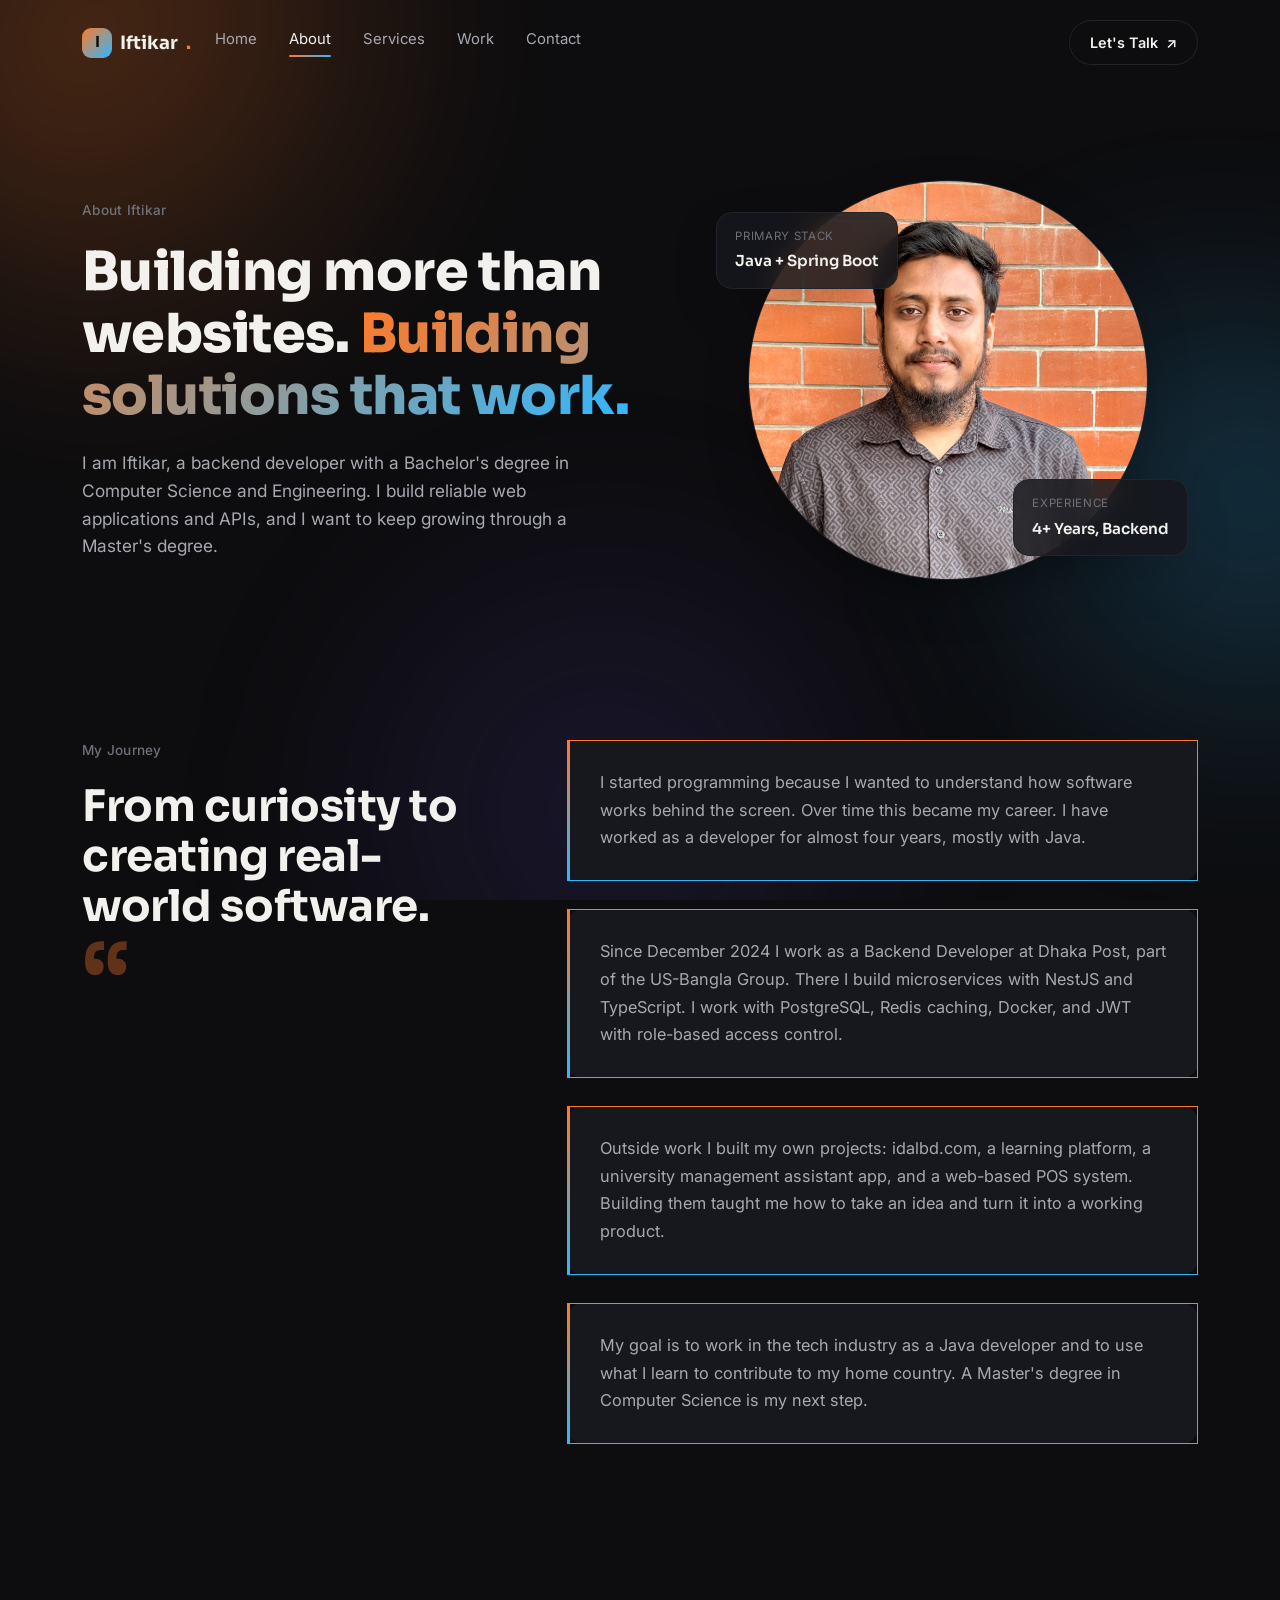
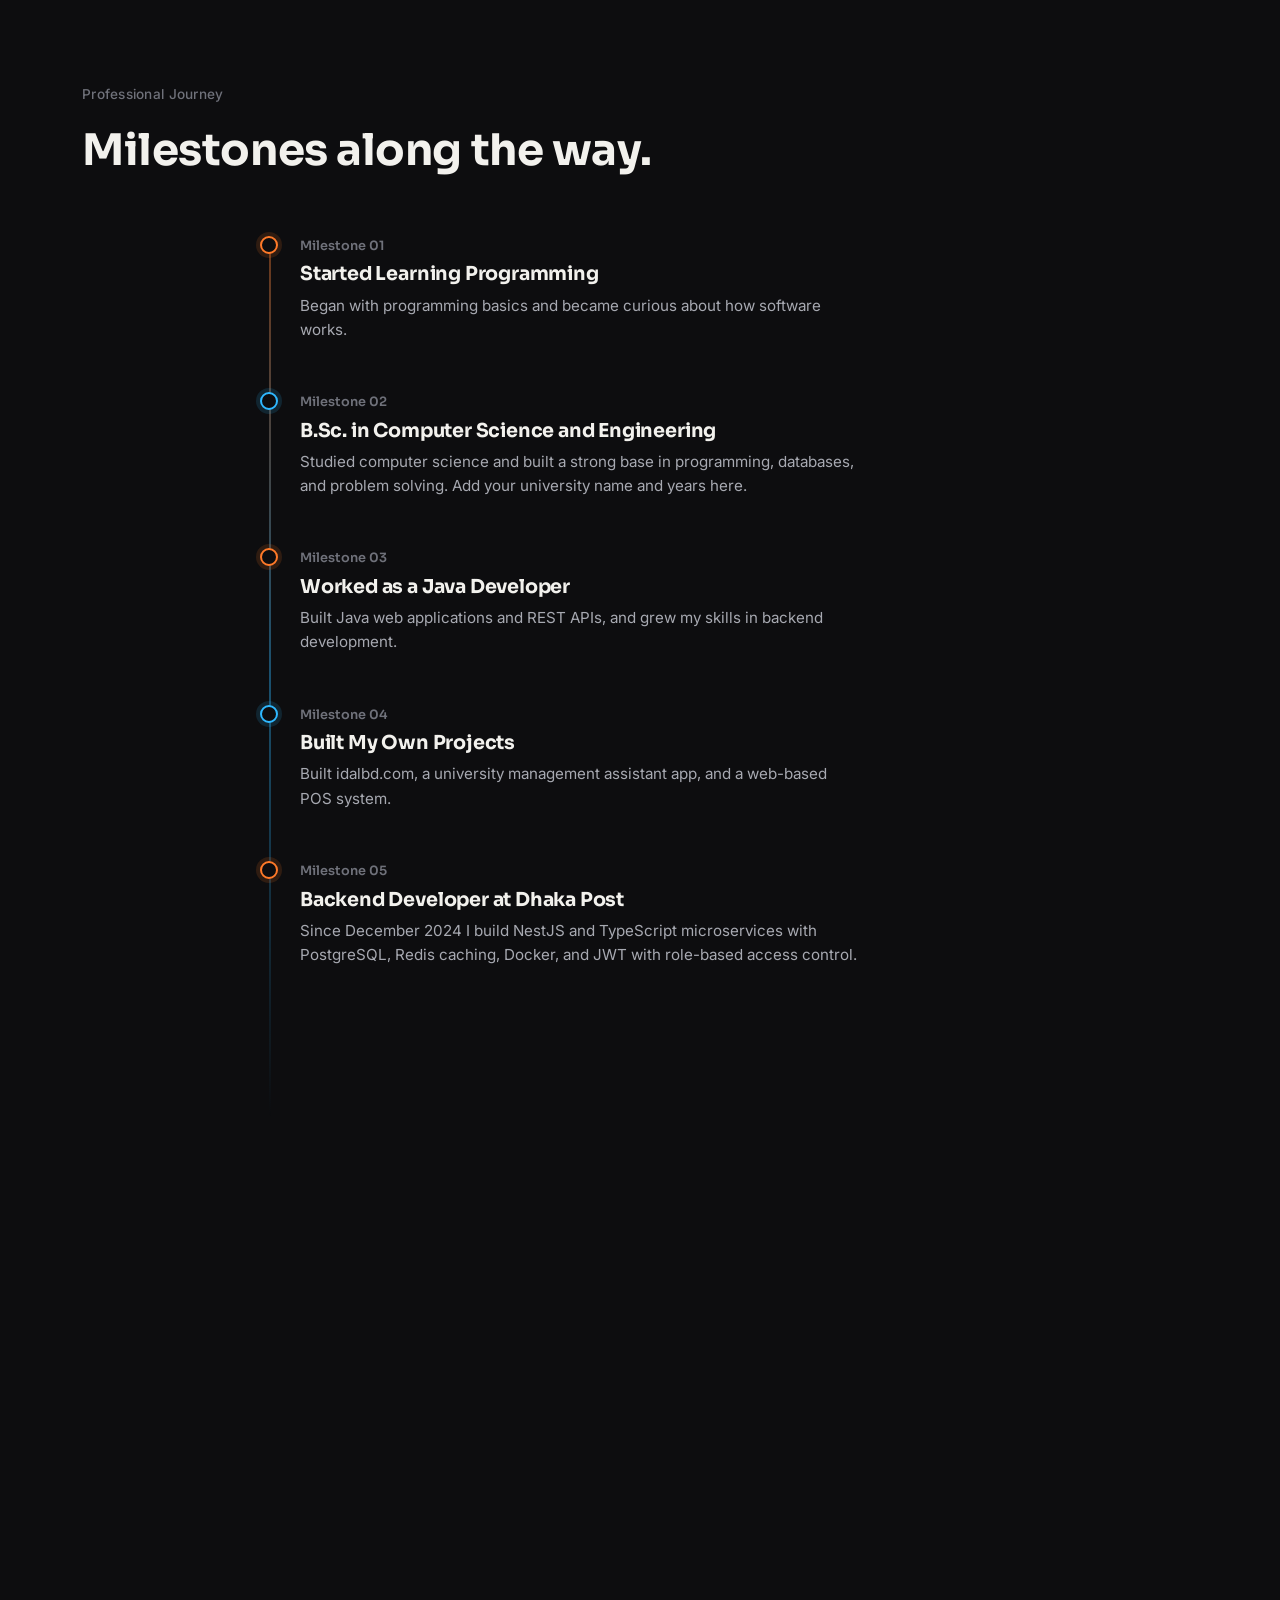
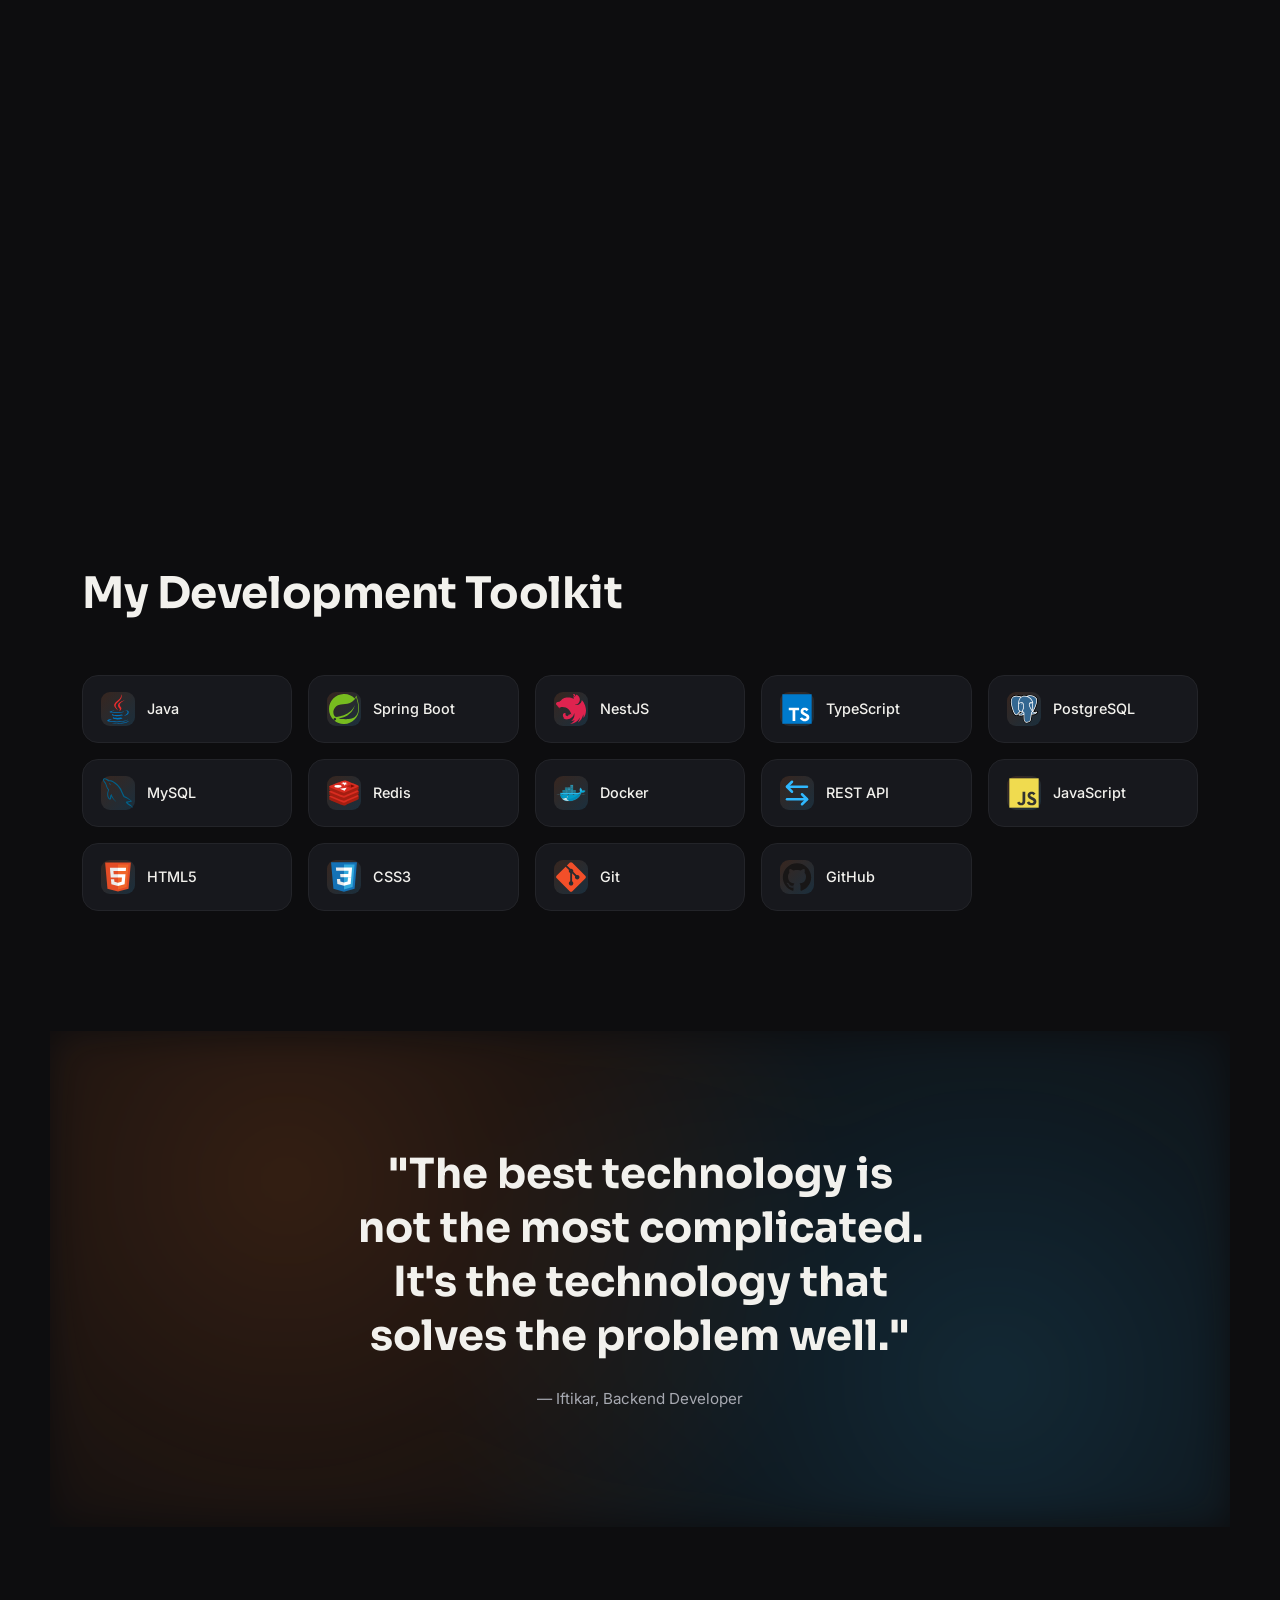
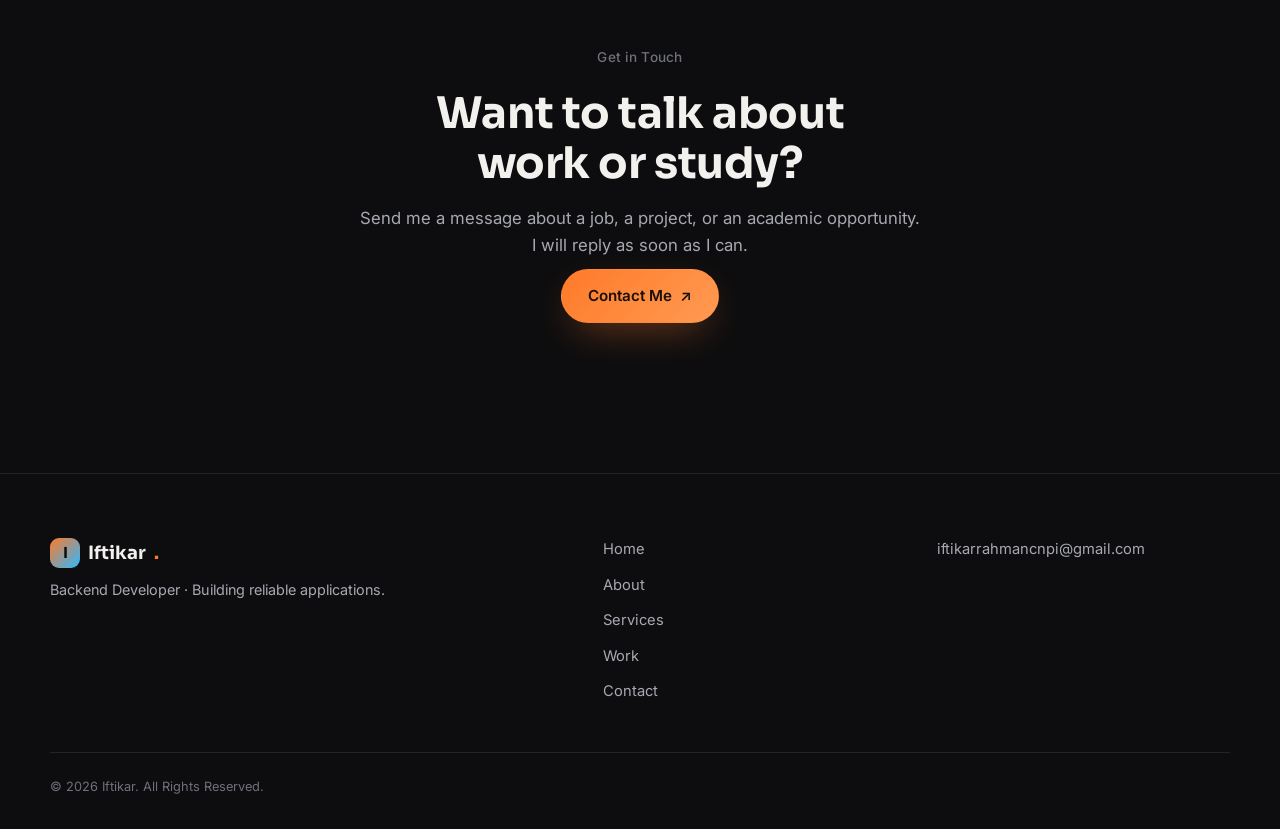
<file: about.html>
<!DOCTYPE html>
<html lang="en">
<head>
<meta charset="UTF-8">
<meta name="viewport" content="width=device-width, initial-scale=1.0">
<title>About Iftikar — Backend Developer</title>
<meta name="description" content="About Iftikar: a backend developer with a CSE degree and 4+ years of experience in Java and TypeScript. His story, timeline, and approach.">
<link rel="preconnect" href="https://fonts.googleapis.com">
<link rel="preconnect" href="https://fonts.gstatic.com" crossorigin>
<link href="https://fonts.googleapis.com/css2?family=Sora:wght@400;500;600;700;800&family=Inter:wght@400;500;600&display=swap" rel="stylesheet">
<link rel="stylesheet" href="styles.css">
<link rel="stylesheet" href="tech-icons.css">
<script src="data-store.js"></script>
</head>
<body>

<!-- ================= ATMOSPHERE BACKGROUND ================= -->
<div class="atmosphere" aria-hidden="true">
  <div class="blob blob--orange"></div>
  <div class="blob blob--blue"></div>
  <div class="blob blob--violet"></div>
</div>

<!-- ================= NAVIGATION ================= -->
<header class="nav" id="nav" data-reveal-root>
  <div class="nav__inner">
    <a href="index.html" class="nav__logo"><span class="nav__logo-mark">I</span> Iftikar<span class="nav__dot">.</span></a>

    <nav class="nav__links" id="navLinks">
      <a href="index.html" class="nav__link">Home</a>
      <a href="about.html" class="nav__link is-active">About</a>
      <a href="services.html" class="nav__link">Services</a>
      <a href="index.html#work" class="nav__link">Work</a>
      <a href="contact.html" class="nav__link">Contact</a>
    </nav>

    <a href="contact.html" class="btn btn--ghost nav__cta">Let's Talk <span class="arrow">↗</span></a>

    <button class="nav__burger" id="navBurger" aria-label="Open menu" aria-expanded="false" aria-controls="navLinks">
      <span></span><span></span><span></span>
    </button>
  </div>
</header>

<main>

  <!-- ================= ABOUT HERO ================= -->
  <section class="about-hero">
    <div class="about-hero__inner">
      <div class="about-hero__text" data-hero-el="text">
        <p class="eyebrow" data-hero-el="eyebrow">About Iftikar</p>
        <h1 class="about-hero__headline" data-hero-el="headline">Building more than websites. <span class="accent-text">Building solutions that work.</span></h1>
        <p class="about-hero__lead" data-hero-el="sub" data-bind="about.heroLead">I am Iftikar, a backend developer with a Bachelor's degree in Computer Science and Engineering. I build reliable web applications and APIs, and I want to keep growing through a Master's degree.</p>
      </div>

      <div class="hero__visual" data-hero-el="visual">
        <div class="portrait-frame">
          <div class="portrait-frame__glow"></div>
          <img src="photo/profile.jpg" alt="Portrait of Iftikar, backend developer" class="portrait-frame__img" data-bind-src="profile.photo">
        </div>

        <div class="float-card float-card--top" data-editable="floating-card-1">
          <span class="float-card__label">Primary Stack</span>
          <span class="float-card__value">Java + Spring Boot</span>
        </div>

        <div class="float-card float-card--bottom" data-editable="floating-card-2">
          <span class="float-card__label">Experience</span>
          <span class="float-card__value">4+ Years, Backend</span>
        </div>
      </div>
    </div>
  </section>

  <!-- ================= MY STORY ================= -->
  <section class="story" data-reveal-root>
    <div class="story__grid">
      <div data-reveal>
        <p class="eyebrow">My Journey</p>
        <h2 class="section-title">From curiosity to creating real-world software.</h2>
        <span class="story__mark" aria-hidden="true">“</span>
      </div>

      <div class="story__blocks" id="storyBlocks">
        <!-- Rendered live from Admin Panel data by site-render.js -->
      </div>
    </div>
  </section>

  <!-- ================= TIMELINE ================= -->
  <section class="timeline-section" data-reveal-root>
    <div class="section-head" data-reveal>
      <p class="eyebrow">Professional Journey</p>
      <h2 class="section-title">Milestones along the way.</h2>
    </div>

    <div class="timeline">
      <div class="timeline-item" data-reveal style="--i:0">
        <span class="timeline-item__number">Milestone 01</span>
        <h3 class="timeline-item__title">Started Learning Programming</h3>
        <p class="timeline-item__text">Began with programming basics and became curious about how software works.</p>
      </div>
      <div class="timeline-item" data-reveal style="--i:1">
        <span class="timeline-item__number">Milestone 02</span>
        <h3 class="timeline-item__title">B.Sc. in Computer Science and Engineering</h3>
        <p class="timeline-item__text">Studied computer science and built a strong base in programming, databases, and problem solving. Add your university name and years here.</p>
      </div>
      <div class="timeline-item" data-reveal style="--i:2">
        <span class="timeline-item__number">Milestone 03</span>
        <h3 class="timeline-item__title">Worked as a Java Developer</h3>
        <p class="timeline-item__text">Built Java web applications and REST APIs, and grew my skills in backend development.</p>
      </div>
      <div class="timeline-item" data-reveal style="--i:3">
        <span class="timeline-item__number">Milestone 04</span>
        <h3 class="timeline-item__title">Built My Own Projects</h3>
        <p class="timeline-item__text">Built idalbd.com, a university management assistant app, and a web-based POS system.</p>
      </div>
      <div class="timeline-item" data-reveal style="--i:4">
        <span class="timeline-item__number">Milestone 05</span>
        <h3 class="timeline-item__title">Backend Developer at Dhaka Post</h3>
        <p class="timeline-item__text">Since December 2024 I build NestJS and TypeScript microservices with PostgreSQL, Redis caching, Docker, and JWT with role-based access control.</p>
      </div>
      <div class="timeline-item" data-reveal style="--i:5">
        <span class="timeline-item__number">Milestone 06</span>
        <h3 class="timeline-item__title">Next: Master's in Computer Science</h3>
        <p class="timeline-item__text">I am preparing to apply for a Master's degree in Europe to grow my skills and later contribute to the tech industry in my country.</p>
      </div>
    </div>
  </section>

  <!-- ================= APPROACH ================= -->
  <section class="approach" data-reveal-root>
    <div class="section-head" data-reveal>
      <p class="eyebrow">My Approach</p>
      <h2 class="section-title">I don't just write code. I build solutions with purpose.</h2>
      <p class="section-sub">Good software is not only about using the right technology. It is about understanding the problem, choosing the right approach, and creating something reliable for the people who will actually use it.</p>
    </div>

    <div class="approach__grid">
      <div class="value-card" data-reveal style="--i:0">
        <div class="value-card__icon" aria-hidden="true">
          <svg viewBox="0 0 24 24" fill="none"><circle cx="11" cy="11" r="7" stroke="currentColor" stroke-width="1.6"/><path d="M20 20l-3.5-3.5" stroke="currentColor" stroke-width="1.6" stroke-linecap="round"/></svg>
        </div>
        <h3 class="value-card__title">Understand Before Building</h3>
        <p class="value-card__text">I focus on understanding the requirements and the real problem before choosing how to build the solution.</p>
      </div>

      <div class="value-card" data-reveal style="--i:1">
        <div class="value-card__icon" aria-hidden="true">
          <svg viewBox="0 0 24 24" fill="none"><path d="M6 4h9l3 3v13H6z" stroke="currentColor" stroke-width="1.6" stroke-linejoin="round"/><path d="M9 12h6M9 16h6" stroke="currentColor" stroke-width="1.6" stroke-linecap="round"/></svg>
        </div>
        <h3 class="value-card__title">Clean &amp; Maintainable Code</h3>
        <p class="value-card__text">I aim to write organized, understandable code that can be maintained and improved over time.</p>
      </div>

      <div class="value-card" data-reveal style="--i:2">
        <div class="value-card__icon" aria-hidden="true">
          <svg viewBox="0 0 24 24" fill="none"><path d="M4 19V9M11 19V4M18 19v-6" stroke="currentColor" stroke-width="1.8" stroke-linecap="round"/></svg>
        </div>
        <h3 class="value-card__title">Scalable Development</h3>
        <p class="value-card__text">I consider how applications can grow, making thoughtful decisions about architecture, APIs, and data.</p>
      </div>

      <div class="value-card" data-reveal style="--i:3">
        <div class="value-card__icon" aria-hidden="true">
          <svg viewBox="0 0 24 24" fill="none"><circle cx="12" cy="8" r="3.4" stroke="currentColor" stroke-width="1.6"/><path d="M5 20c1.2-3.6 4-5.4 7-5.4S18.8 16.4 20 20" stroke="currentColor" stroke-width="1.6" stroke-linecap="round"/></svg>
        </div>
        <h3 class="value-card__title">User-Focused Thinking</h3>
        <p class="value-card__text">Even when working on backend systems, I think about the final user experience and how technology can make workflows easier.</p>
      </div>
    </div>
  </section>

  <!-- ================= TECH TOOLKIT ================= -->
  <section class="toolkit" data-reveal-root>
    <div class="section-head" data-reveal>
      <h2 class="section-title">My Development Toolkit</h2>
    </div>

    <div class="toolkit__grid">
      <div class="toolkit-card" data-reveal style="--i:0"><span class="toolkit-card__mark"><img src="photo/icons/java.svg" alt="" width="22" height="22" loading="lazy" class="tech-icon tech-icon--java"></span><span class="toolkit-card__name">Java</span></div>
      <div class="toolkit-card" data-reveal style="--i:1"><span class="toolkit-card__mark"><img src="photo/icons/spring.svg" alt="" width="22" height="22" loading="lazy" class="tech-icon tech-icon--spring"></span><span class="toolkit-card__name">Spring Boot</span></div>
      <div class="toolkit-card" data-reveal style="--i:2"><span class="toolkit-card__mark"><img src="photo/icons/nestjs.svg" alt="" width="22" height="22" loading="lazy" class="tech-icon tech-icon--nestjs"></span><span class="toolkit-card__name">NestJS</span></div>
      <div class="toolkit-card" data-reveal style="--i:3"><span class="toolkit-card__mark"><img src="photo/icons/typescript.svg" alt="" width="22" height="22" loading="lazy" class="tech-icon tech-icon--typescript"></span><span class="toolkit-card__name">TypeScript</span></div>
      <div class="toolkit-card" data-reveal style="--i:4"><span class="toolkit-card__mark"><img src="photo/icons/postgresql.svg" alt="" width="22" height="22" loading="lazy" class="tech-icon tech-icon--postgresql"></span><span class="toolkit-card__name">PostgreSQL</span></div>
      <div class="toolkit-card" data-reveal style="--i:5"><span class="toolkit-card__mark"><img src="photo/icons/mysql.svg" alt="" width="22" height="22" loading="lazy" class="tech-icon tech-icon--mysql"></span><span class="toolkit-card__name">MySQL</span></div>
      <div class="toolkit-card" data-reveal style="--i:6"><span class="toolkit-card__mark"><img src="photo/icons/redis.svg" alt="" width="22" height="22" loading="lazy" class="tech-icon tech-icon--redis"></span><span class="toolkit-card__name">Redis</span></div>
      <div class="toolkit-card" data-reveal style="--i:7"><span class="toolkit-card__mark"><img src="photo/icons/docker.svg" alt="" width="22" height="22" loading="lazy" class="tech-icon tech-icon--docker"></span><span class="toolkit-card__name">Docker</span></div>
      <div class="toolkit-card" data-reveal style="--i:8"><span class="toolkit-card__mark"><img src="photo/icons/rest-api.svg" alt="" width="22" height="22" loading="lazy" class="tech-icon tech-icon--rest-api"></span><span class="toolkit-card__name">REST API</span></div>
      <div class="toolkit-card" data-reveal style="--i:9"><span class="toolkit-card__mark"><img src="photo/icons/javascript.svg" alt="" width="22" height="22" loading="lazy" class="tech-icon tech-icon--javascript"></span><span class="toolkit-card__name">JavaScript</span></div>
      <div class="toolkit-card" data-reveal style="--i:10"><span class="toolkit-card__mark"><img src="photo/icons/html5.svg" alt="" width="22" height="22" loading="lazy" class="tech-icon tech-icon--html5"></span><span class="toolkit-card__name">HTML5</span></div>
      <div class="toolkit-card" data-reveal style="--i:11"><span class="toolkit-card__mark"><img src="photo/icons/css3.svg" alt="" width="22" height="22" loading="lazy" class="tech-icon tech-icon--css3"></span><span class="toolkit-card__name">CSS3</span></div>
      <div class="toolkit-card" data-reveal style="--i:12"><span class="toolkit-card__mark"><img src="photo/icons/git.svg" alt="" width="22" height="22" loading="lazy" class="tech-icon tech-icon--git"></span><span class="toolkit-card__name">Git</span></div>
      <div class="toolkit-card" data-reveal style="--i:13"><span class="toolkit-card__mark"><img src="photo/icons/github.svg" alt="" width="22" height="22" loading="lazy" class="tech-icon tech-icon--github"></span><span class="toolkit-card__name">GitHub</span></div>
    </div>
  </section>

  <!-- ================= PHILOSOPHY / QUOTE ================= -->
  <section class="philosophy">
    <div class="philosophy__glow" aria-hidden="true"></div>
    <blockquote data-reveal>
      <p class="philosophy__quote">"The best technology is not the most complicated. It's the technology that solves the problem well."</p>
      <footer class="philosophy__author">— Iftikar, Backend Developer</footer>
    </blockquote>
  </section>

  <!-- ================= ABOUT FINAL CTA ================= -->
  <section class="about-cta" data-reveal-root>
    <div class="section-head" data-reveal>
      <p class="eyebrow">Get in Touch</p>
      <h2 class="section-title">Want to talk about work or study?</h2>
      <p class="section-sub" style="margin-left:auto;margin-right:auto;">Send me a message about a job, a project, or an academic opportunity. I will reply as soon as I can.</p>
      <a href="contact.html" class="btn btn--primary">Contact Me <span class="arrow">↗</span></a>
    </div>
  </section>

</main>

<!-- ================= FOOTER ================= -->
<footer class="footer">
  <div class="footer__inner">
    <div class="footer__brand">
      <p class="footer__logo"><span class="nav__logo-mark">I</span> Iftikar<span class="nav__dot">.</span></p>
      <p class="footer__role">Backend Developer · Building reliable applications.</p>
    </div>

    <nav class="footer__nav" aria-label="Footer navigation">
      <a href="index.html">Home</a>
      <a href="about.html">About</a>
      <a href="services.html">Services</a>
      <a href="index.html#work">Work</a>
      <a href="contact.html">Contact</a>
    </nav>

    <div class="footer__social" id="footerSocial">
      <!-- Rendered live from Admin Panel data by site-render.js -->
    </div>
  </div>

  <p class="footer__copyright">© 2026 Iftikar. All Rights Reserved.</p>
</footer>

<script src="site-render.js"></script>
<script src="script.js"></script>
</body>
</html>
</file>
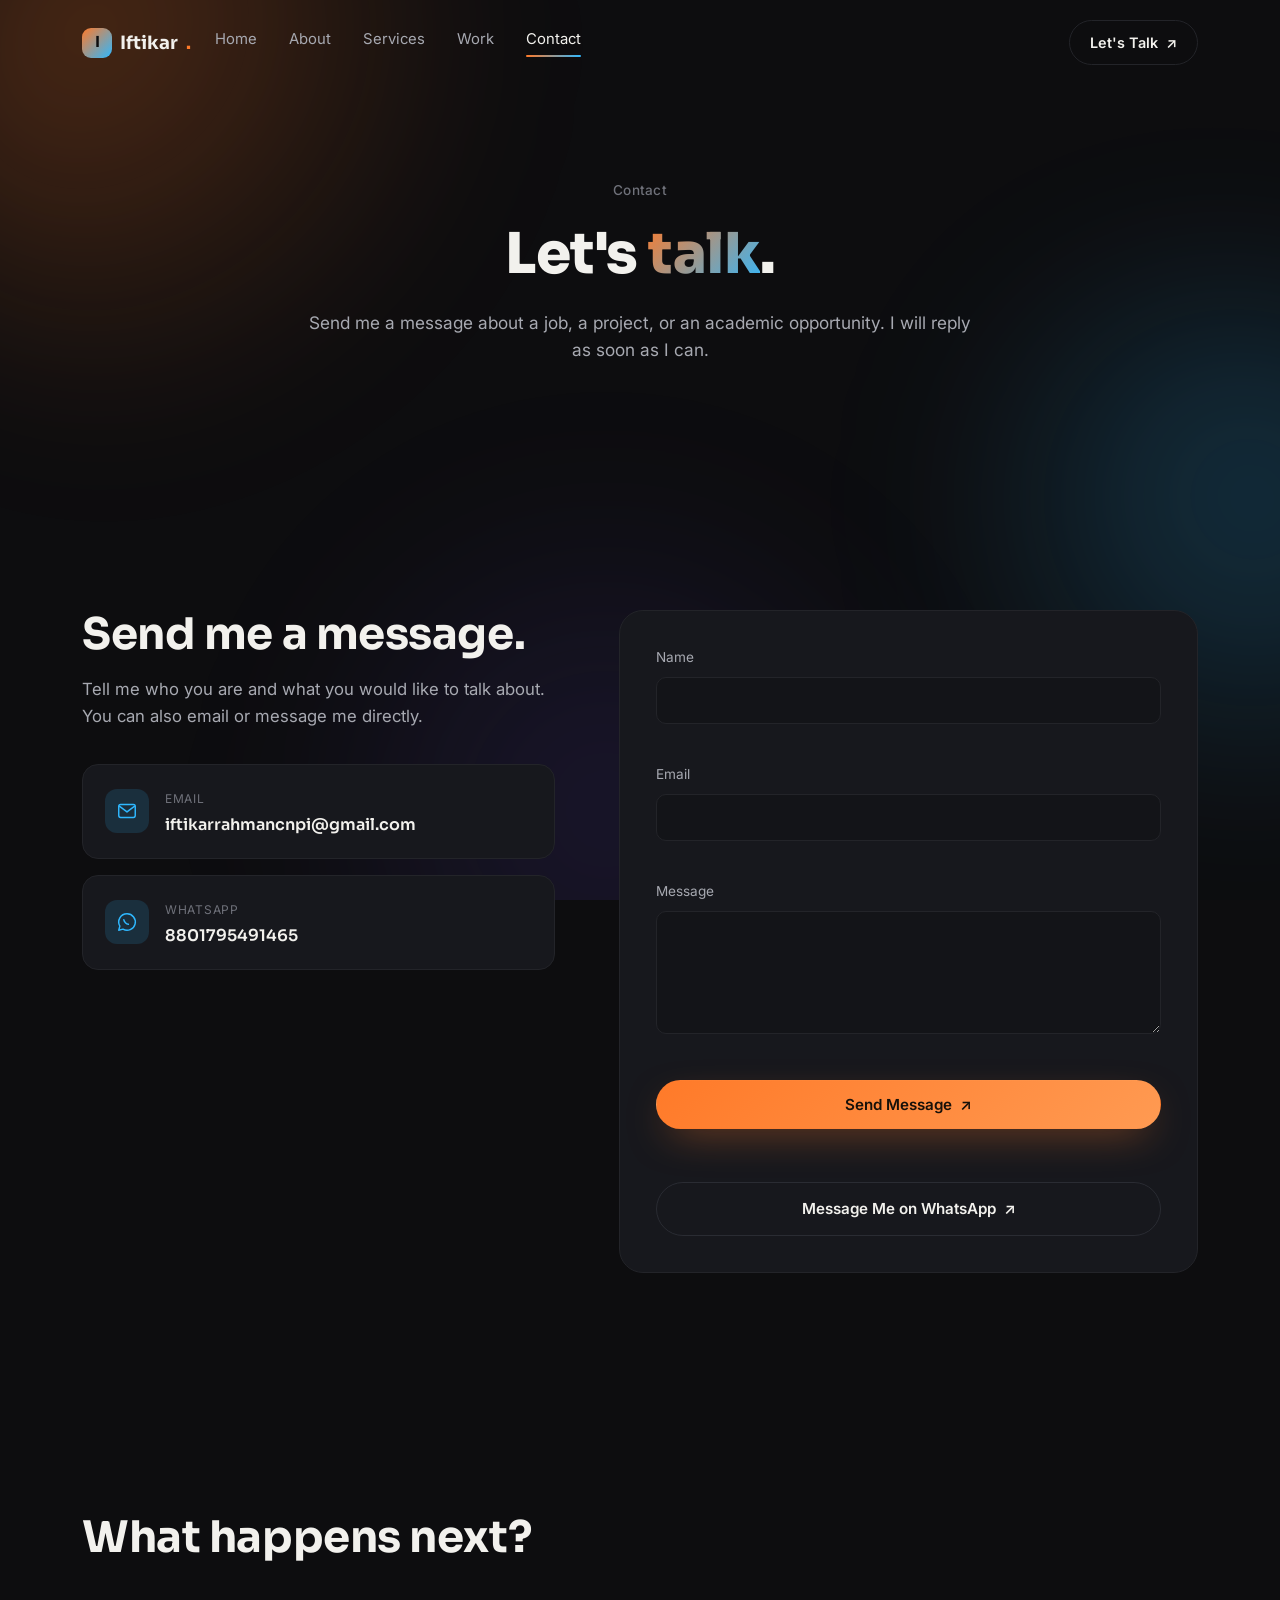
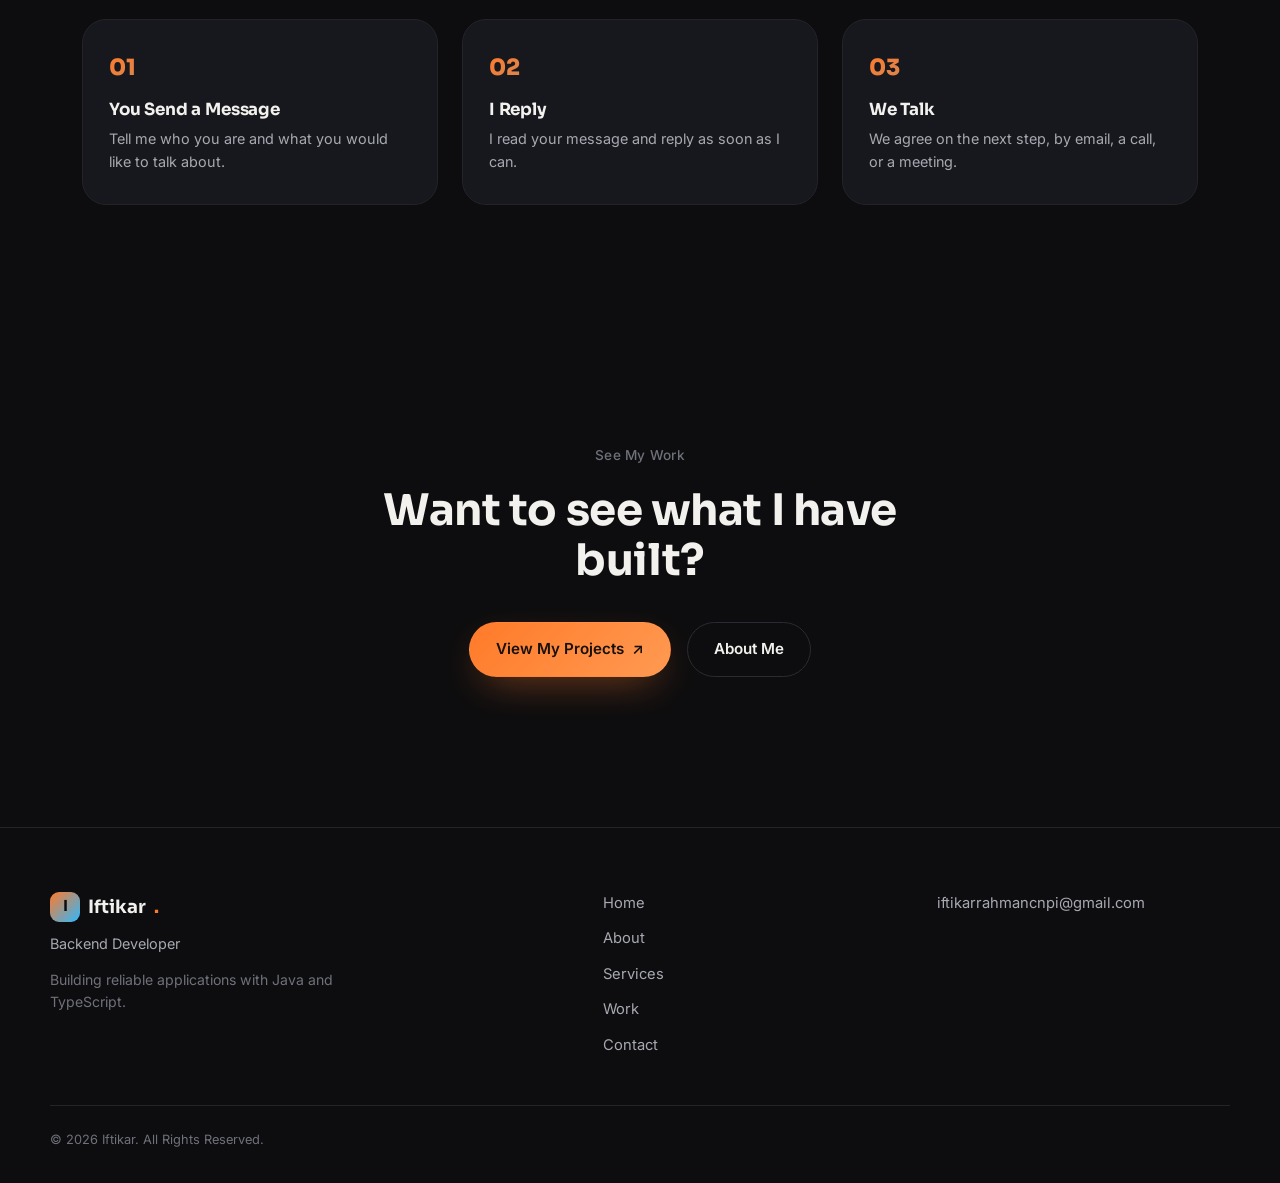
<file: contact.html>
<!DOCTYPE html>
<html lang="en">
<head>
<meta charset="UTF-8">
<meta name="viewport" content="width=device-width, initial-scale=1.0">
<title>Contact — Iftikar, Backend Developer</title>
<meta name="description" content="Contact Iftikar about backend development work, projects, or academic opportunities.">
<link rel="preconnect" href="https://fonts.googleapis.com">
<link rel="preconnect" href="https://fonts.gstatic.com" crossorigin>
<link href="https://fonts.googleapis.com/css2?family=Sora:wght@400;500;600;700;800&family=Inter:wght@400;500;600&display=swap" rel="stylesheet">
<link rel="stylesheet" href="styles.css">
<script src="data-store.js"></script>
</head>
<body>

<!-- ================= ATMOSPHERE BACKGROUND ================= -->
<div class="atmosphere" aria-hidden="true">
  <div class="blob blob--orange"></div>
  <div class="blob blob--blue"></div>
  <div class="blob blob--violet"></div>
</div>

<!-- ================= NAVIGATION ================= -->
<header class="nav" id="nav" data-reveal-root>
  <div class="nav__inner">
    <a href="index.html" class="nav__logo"><span class="nav__logo-mark">I</span> Iftikar<span class="nav__dot">.</span></a>

    <nav class="nav__links" id="navLinks">
      <a href="index.html" class="nav__link">Home</a>
      <a href="about.html" class="nav__link">About</a>
      <a href="services.html" class="nav__link">Services</a>
      <a href="index.html#work" class="nav__link">Work</a>
      <a href="contact.html" class="nav__link is-active">Contact</a>
    </nav>

    <a href="contact.html" class="btn btn--ghost nav__cta">Let's Talk <span class="arrow">↗</span></a>

    <button class="nav__burger" id="navBurger" aria-label="Open menu" aria-expanded="false" aria-controls="navLinks">
      <span></span><span></span><span></span>
    </button>
  </div>
</header>

<main>

  <!-- ================= CONTACT HERO ================= -->
  <section class="services-hero">
    <p class="eyebrow services-hero__eyebrow" data-hero-el="eyebrow">Contact</p>
    <h1 class="services-hero__headline" data-hero-el="headline">Let's <span class="accent-text">talk</span>.</h1>
    <p class="services-hero__lead" data-hero-el="sub">Send me a message about a job, a project, or an academic opportunity. I will reply as soon as I can.</p>
  </section>

  <!-- ================= CONTACT INFO + FORM ================= -->
  <section class="contact" data-reveal-root>
    <div class="contact__inner">

      <div class="contact__text" data-reveal>
        <h2 class="section-title">Send me a message.</h2>
        <p class="section-sub">Tell me who you are and what you would like to talk about. You can also email or message me directly.</p>

        <div class="contact-info__list" id="contactInfoList">
          <!-- Rendered live from Admin Panel data by site-render.js -->
        </div>
      </div>

      <div data-reveal>
        <!-- IMPORTANT: replace YOUR_FORM_ID with your Formspree form ID (formspree.io) -->
        <form class="contact-form" id="contactForm" action="https://formspree.io/f/xppdzdql" method="POST" novalidate>
          <div class="form-row">
            <label for="cf-name">Name</label>
            <input id="cf-name" name="name" type="text" autocomplete="name" required>
            <span class="form-error"></span>
          </div>
          <div class="form-row">
            <label for="cf-email">Email</label>
            <input id="cf-email" name="email" type="email" autocomplete="email" required>
            <span class="form-error"></span>
          </div>
          <div class="form-row">
            <label for="cf-message">Message</label>
            <textarea id="cf-message" name="message" rows="5" required></textarea>
            <span class="form-error"></span>
          </div>
          <button type="submit" class="btn btn--primary form-submit">Send Message <span class="arrow">↗</span></button>
          <p class="form-success" id="formSuccess">Thank you. Your message was sent.</p>
          <p class="form-error" id="formFail"></p>

          <a href="#" id="whatsappCta" class="btn btn--outline" target="_blank" rel="noopener" style="justify-content:center;">Message Me on WhatsApp <span class="arrow">↗</span></a>
        </form>
      </div>

    </div>
  </section>

  <!-- ================= WHAT HAPPENS NEXT ================= -->
  <section class="next-steps" data-reveal-root>
    <div class="section-head" data-reveal>
      <h2 class="section-title">What happens next?</h2>
    </div>

    <div class="next-steps__grid">
      <div class="next-step" data-reveal style="--i:0">
        <span class="next-step__number">01</span>
        <h3 class="next-step__title">You Send a Message</h3>
        <p class="next-step__text">Tell me who you are and what you would like to talk about.</p>
      </div>
      <div class="next-step" data-reveal style="--i:1">
        <span class="next-step__number">02</span>
        <h3 class="next-step__title">I Reply</h3>
        <p class="next-step__text">I read your message and reply as soon as I can.</p>
      </div>
      <div class="next-step" data-reveal style="--i:2">
        <span class="next-step__number">03</span>
        <h3 class="next-step__title">We Talk</h3>
        <p class="next-step__text">We agree on the next step, by email, a call, or a meeting.</p>
      </div>
    </div>
  </section>

  <!-- ================= FINAL CTA ================= -->
  <section class="about-cta" data-reveal-root>
    <div class="section-head" data-reveal>
      <p class="eyebrow">See My Work</p>
      <h2 class="section-title">Want to see what I have built?</h2>
      <div class="about-cta__actions">
        <a href="index.html#work" class="btn btn--primary">View My Projects <span class="arrow">↗</span></a>
        <a href="about.html" class="btn btn--outline">About Me</a>
      </div>
    </div>
  </section>

</main>

<!-- ================= FOOTER ================= -->
<footer class="footer">
  <div class="footer__inner">
    <div class="footer__brand">
      <p class="footer__logo"><span class="nav__logo-mark">I</span> Iftikar<span class="nav__dot">.</span></p>
      <p class="footer__role">Backend Developer</p>
      <p class="footer__tagline">Building reliable applications with Java and TypeScript.</p>
    </div>

    <nav class="footer__nav" aria-label="Footer navigation">
      <a href="index.html">Home</a>
      <a href="about.html">About</a>
      <a href="services.html">Services</a>
      <a href="index.html#work">Work</a>
      <a href="contact.html">Contact</a>
    </nav>

    <div class="footer__social" id="footerSocial">
      <!-- Rendered live from Admin Panel data by site-render.js -->
    </div>
  </div>

  <p class="footer__copyright">© 2026 Iftikar. All Rights Reserved.</p>
</footer>

<script src="site-render.js"></script>
<script src="script.js"></script>
<script>
/* Contact form: validate, then send with fetch to Formspree */
(function () {
  var form = document.getElementById('contactForm');
  if (!form) return;
  var success = document.getElementById('formSuccess');
  var fail = document.getElementById('formFail');
  var btn = form.querySelector('.form-submit');

  function setError(input, msg) {
    var row = input.closest('.form-row');
    row.classList.toggle('has-error', !!msg);
    row.querySelector('.form-error').textContent = msg || '';
  }

  form.addEventListener('submit', function (e) {
    e.preventDefault();
    success.classList.remove('is-visible');
    fail.textContent = '';

    var name = form.elements.name, email = form.elements.email, message = form.elements.message;
    var ok = true;
    setError(name, name.value.trim() ? '' : 'Please enter your name.');
    setError(email, /^[^\s@]+@[^\s@]+\.[^\s@]+$/.test(email.value) ? '' : 'Please enter a valid email.');
    setError(message, message.value.trim().length >= 10 ? '' : 'Please write at least 10 characters.');
    if (!name.value.trim() || !/^[^\s@]+@[^\s@]+\.[^\s@]+$/.test(email.value) || message.value.trim().length < 10) ok = false;
    if (!ok) return;

    btn.classList.add('is-loading');
    fetch(form.action, {
      method: 'POST',
      body: new FormData(form),
      headers: { Accept: 'application/json' }
    }).then(function (res) {
      if (res.ok) {
        form.reset();
        success.classList.add('is-visible');
      } else {
        fail.textContent = 'Could not send. Please email me directly.';
      }
    }).catch(function () {
      fail.textContent = 'Network error. Please email me directly.';
    }).then(function () {
      btn.classList.remove('is-loading');
    });
  });
})();
</script>
</body>
</html>
</file>
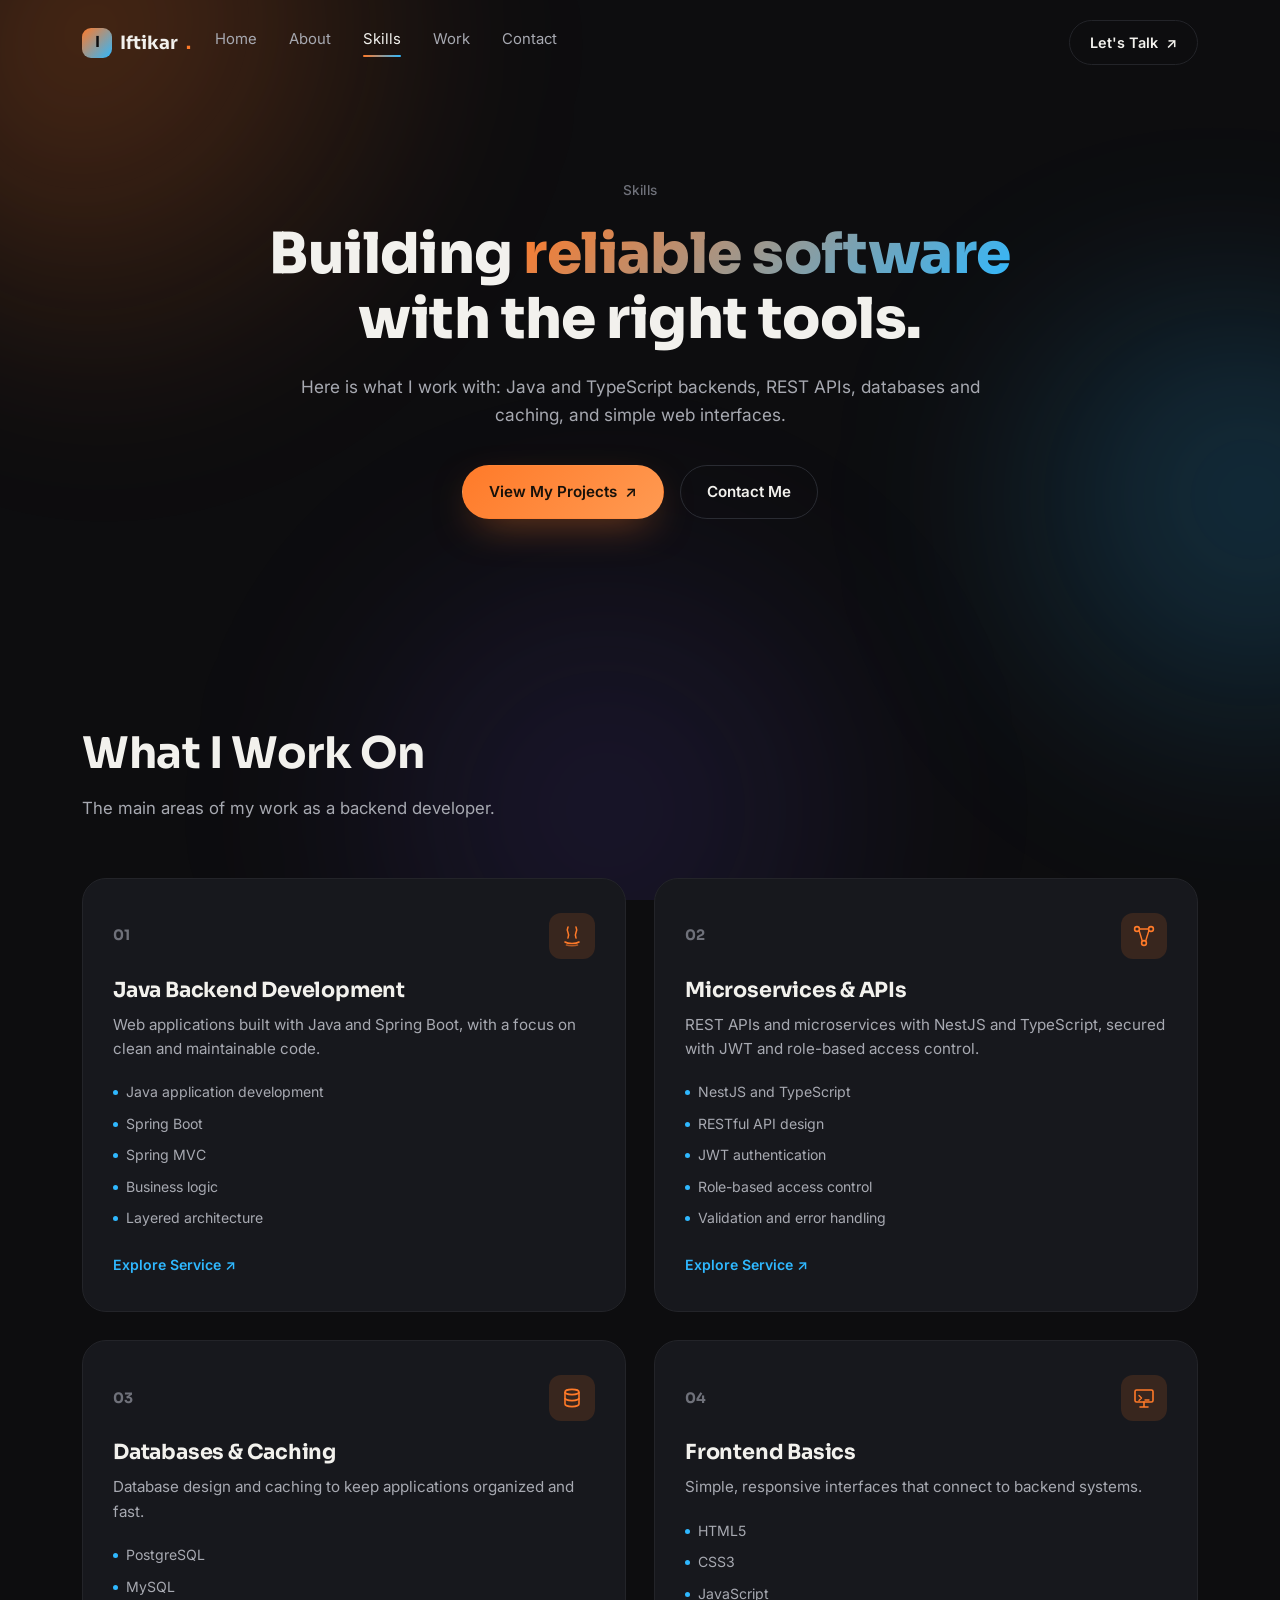
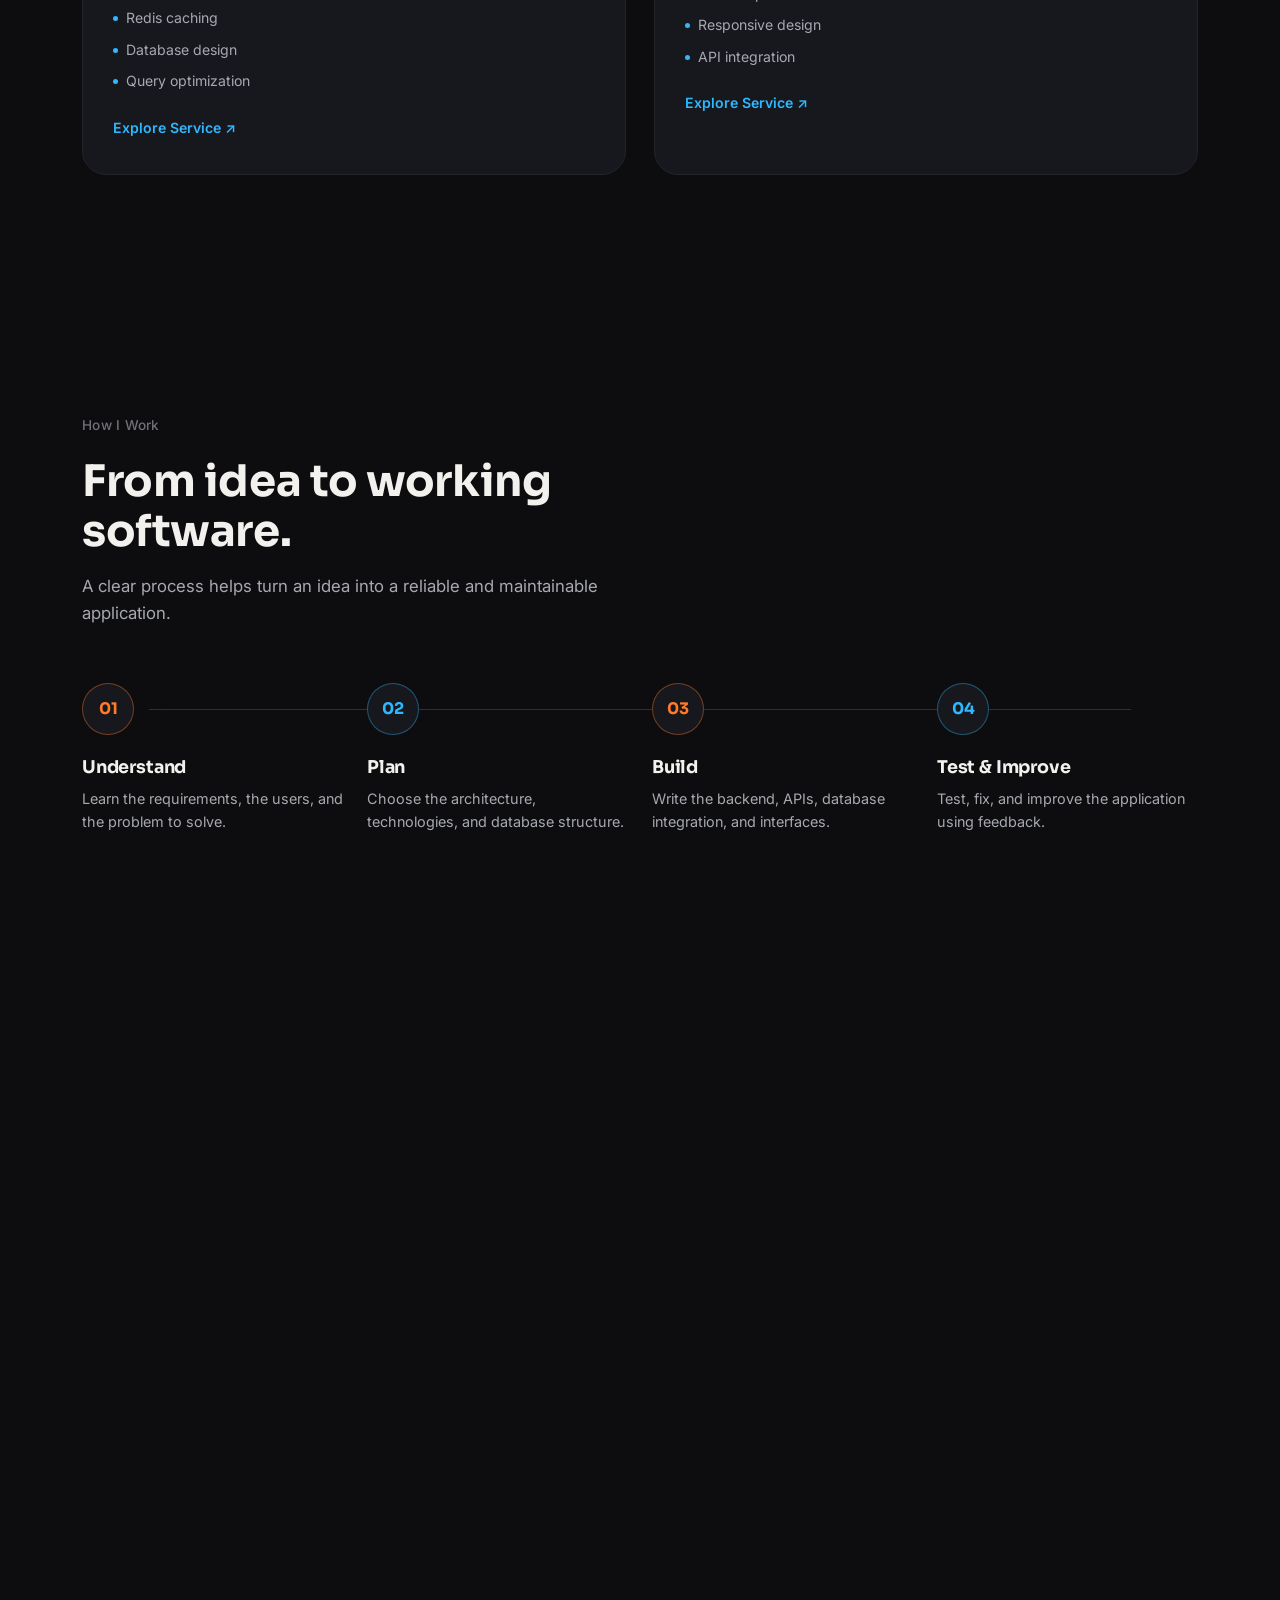
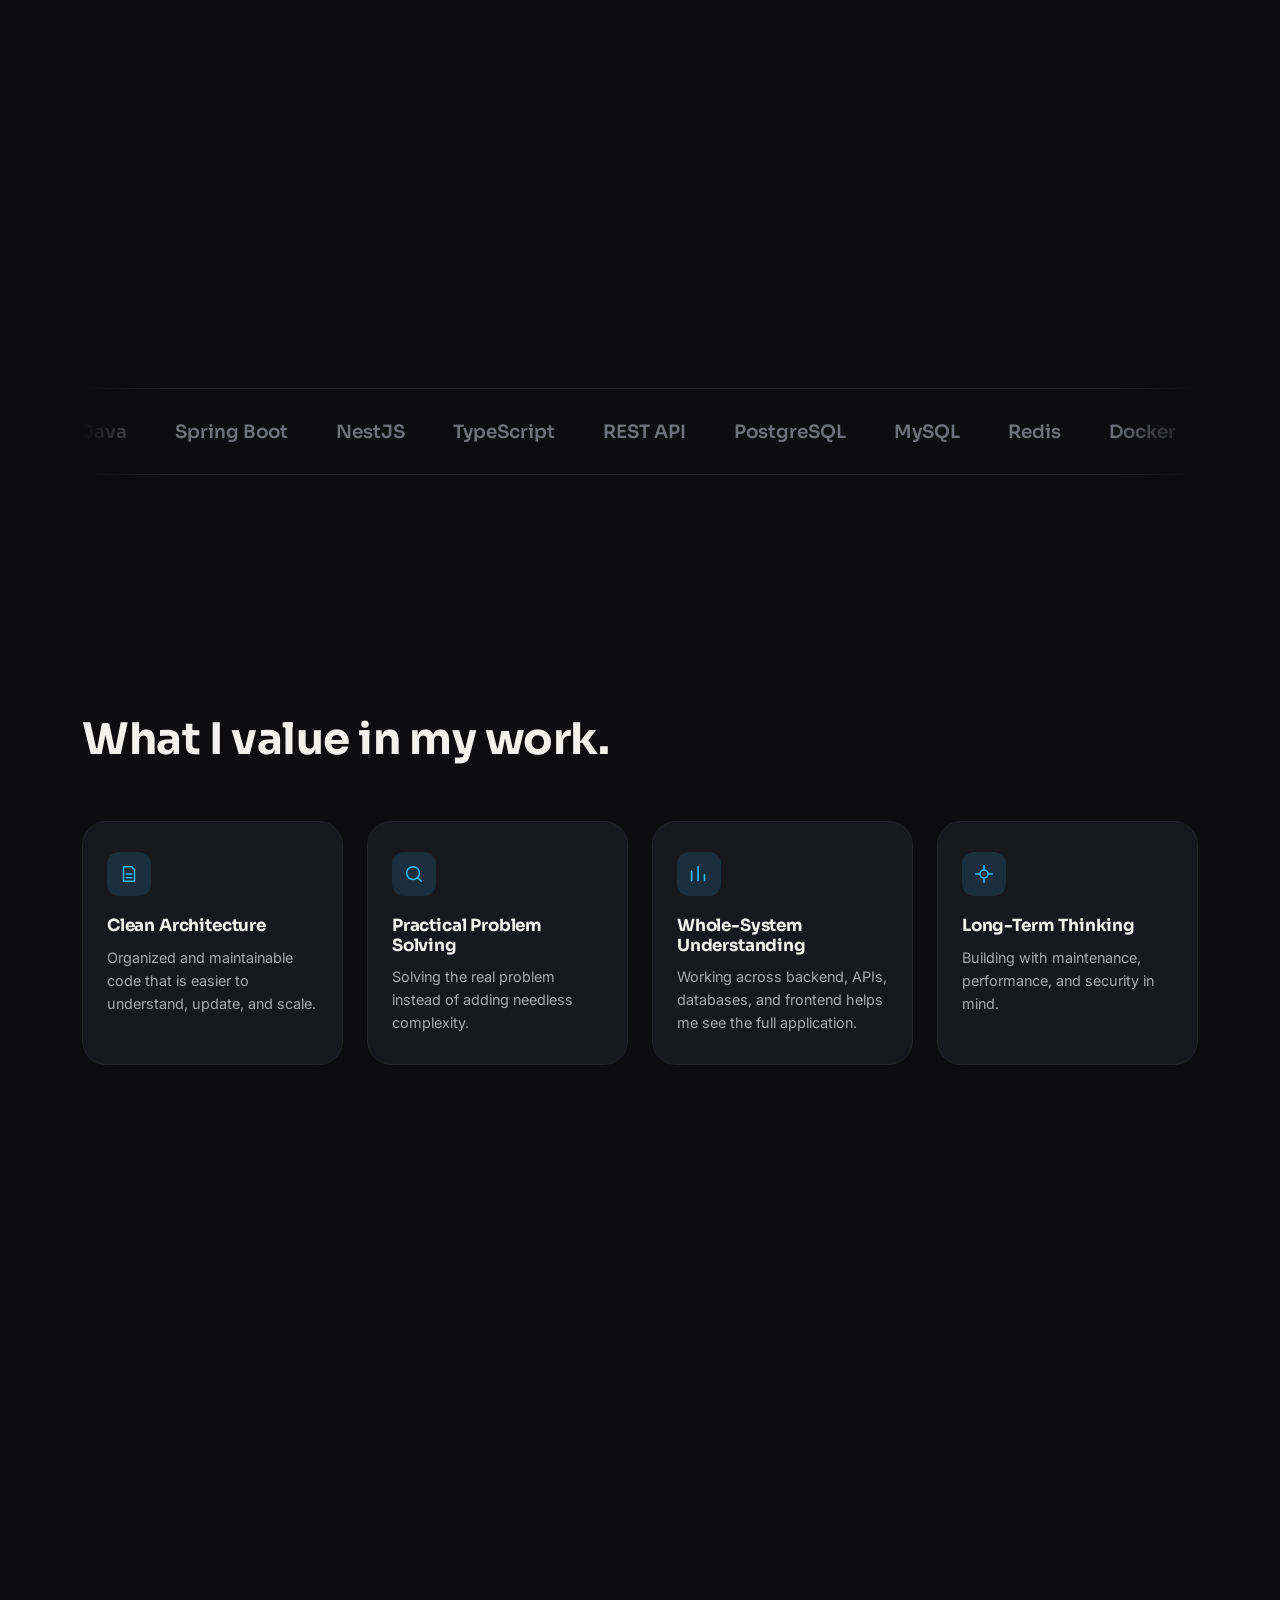
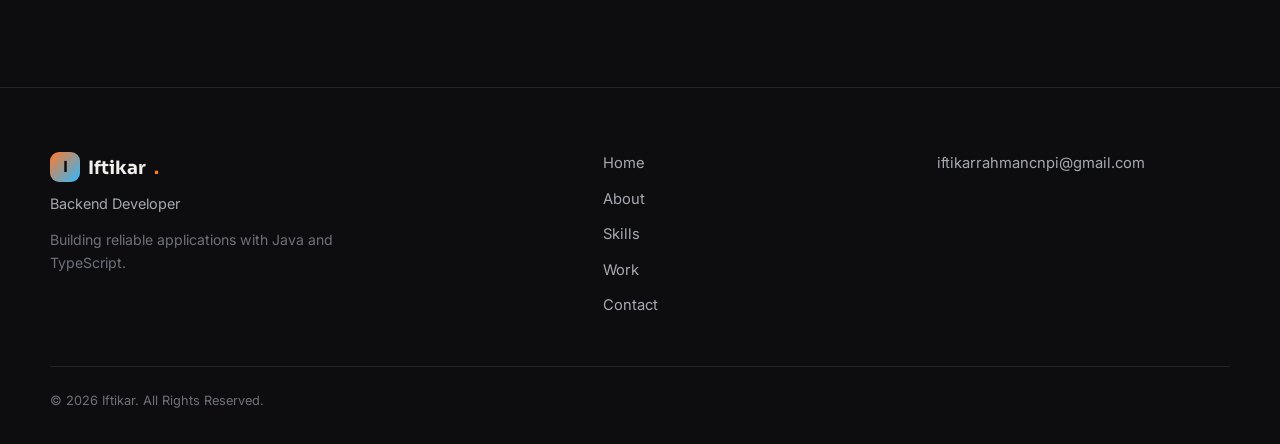
<file: services.html>
<!DOCTYPE html>
<html lang="en">
<head>
<meta charset="UTF-8">
<meta name="viewport" content="width=device-width, initial-scale=1.0">
<title>Skills — Iftikar, Backend Developer</title>
<meta name="description" content="Skills and technologies of Iftikar, a backend developer: Java, Spring Boot, NestJS, TypeScript, PostgreSQL, MySQL, Redis, and Docker.">
<link rel="preconnect" href="https://fonts.googleapis.com">
<link rel="preconnect" href="https://fonts.gstatic.com" crossorigin>
<link href="https://fonts.googleapis.com/css2?family=Sora:wght@400;500;600;700;800&family=Inter:wght@400;500;600&display=swap" rel="stylesheet">
<link rel="stylesheet" href="styles.css">
<link rel="stylesheet" href="tech-icons.css">
<script src="data-store.js"></script>
</head>
<body>

<!-- ================= ATMOSPHERE BACKGROUND ================= -->
<div class="atmosphere" aria-hidden="true">
  <div class="blob blob--orange"></div>
  <div class="blob blob--blue"></div>
  <div class="blob blob--violet"></div>
</div>

<!-- ================= NAVIGATION ================= -->
<header class="nav" id="nav" data-reveal-root>
  <div class="nav__inner">
    <a href="index.html" class="nav__logo"><span class="nav__logo-mark">I</span> Iftikar<span class="nav__dot">.</span></a>

    <nav class="nav__links" id="navLinks">
      <a href="index.html" class="nav__link">Home</a>
      <a href="about.html" class="nav__link">About</a>
      <a href="services.html" class="nav__link is-active">Skills</a>
      <a href="index.html#work" class="nav__link">Work</a>
      <a href="contact.html" class="nav__link">Contact</a>
    </nav>

    <a href="contact.html" class="btn btn--ghost nav__cta">Let's Talk <span class="arrow">↗</span></a>

    <button class="nav__burger" id="navBurger" aria-label="Open menu" aria-expanded="false" aria-controls="navLinks">
      <span></span><span></span><span></span>
    </button>
  </div>
</header>

<main>

  <!-- ================= HERO ================= -->
  <section class="services-hero">
    <p class="eyebrow services-hero__eyebrow" data-hero-el="eyebrow">Skills</p>
    <h1 class="services-hero__headline" data-hero-el="headline">Building <span class="accent-text">reliable software</span> with the right tools.</h1>
    <p class="services-hero__lead" data-hero-el="sub">Here is what I work with: Java and TypeScript backends, REST APIs, databases and caching, and simple web interfaces.</p>
    <div class="services-hero__actions" data-hero-el="actions">
      <a href="index.html#work" class="btn btn--primary">View My Projects <span class="arrow">↗</span></a>
      <a href="contact.html" class="btn btn--outline">Contact Me</a>
    </div>
  </section>

  <!-- ================= MAIN SKILL AREAS ================= -->
  <section class="main-services" data-reveal-root>
    <div class="section-head" data-reveal>
      <h2 class="section-title">What I Work On</h2>
      <p class="section-sub">The main areas of my work as a backend developer.</p>
    </div>

    <div class="service-detail-grid" id="serviceDetailGrid">
      <!-- Rendered live from data-store.js by site-render.js -->
    </div>
  </section>

  <!-- ================= HOW I WORK ================= -->
  <section class="process" data-reveal-root>
    <div class="section-head" data-reveal>
      <p class="eyebrow">How I Work</p>
      <h2 class="section-title">From idea to working software.</h2>
      <p class="section-sub">A clear process helps turn an idea into a reliable and maintainable application.</p>
    </div>

    <div class="process__steps">
      <div class="process-step" data-reveal style="--i:0">
        <div class="process-step__number">01</div>
        <h3 class="process-step__title">Understand</h3>
        <p class="process-step__text">Learn the requirements, the users, and the problem to solve.</p>
      </div>
      <div class="process-step" data-reveal style="--i:1">
        <div class="process-step__number">02</div>
        <h3 class="process-step__title">Plan</h3>
        <p class="process-step__text">Choose the architecture, technologies, and database structure.</p>
      </div>
      <div class="process-step" data-reveal style="--i:2">
        <div class="process-step__number">03</div>
        <h3 class="process-step__title">Build</h3>
        <p class="process-step__text">Write the backend, APIs, database integration, and interfaces.</p>
      </div>
      <div class="process-step" data-reveal style="--i:3">
        <div class="process-step__number">04</div>
        <h3 class="process-step__title">Test &amp; Improve</h3>
        <p class="process-step__text">Test, fix, and improve the application using feedback.</p>
      </div>
    </div>
  </section>

  <!-- ================= TECHNOLOGY STACK ================= -->
  <section class="tech-stack" data-reveal-root>
    <div class="section-head" data-reveal>
      <p class="eyebrow">My Toolkit</p>
      <h2 class="section-title">Technologies I use.</h2>
    </div>

    <div class="tech-stack__grid">
      <div class="tech-stack-card" data-reveal style="--i:0">
        <span class="tech-stack-card__mark"><img src="photo/icons/java.svg" alt="" width="26" height="26" loading="lazy" class="tech-icon tech-icon--java"></span>
        <div class="tech-stack-card__name">Java</div>
        <div class="tech-stack-card__category">Backend Development</div>
      </div>
      <div class="tech-stack-card" data-reveal style="--i:1">
        <span class="tech-stack-card__mark"><img src="photo/icons/spring.svg" alt="" width="26" height="26" loading="lazy" class="tech-icon tech-icon--spring"></span>
        <div class="tech-stack-card__name">Spring Boot</div>
        <div class="tech-stack-card__category">Backend Framework</div>
      </div>
      <div class="tech-stack-card" data-reveal style="--i:2">
        <span class="tech-stack-card__mark"><img src="photo/icons/spring.svg" alt="" width="26" height="26" loading="lazy" class="tech-icon tech-icon--spring"></span>
        <div class="tech-stack-card__name">Spring MVC</div>
        <div class="tech-stack-card__category">Backend Framework</div>
      </div>
      <div class="tech-stack-card" data-reveal style="--i:3">
        <span class="tech-stack-card__mark"><img src="photo/icons/nestjs.svg" alt="" width="26" height="26" loading="lazy" class="tech-icon tech-icon--nestjs"></span>
        <div class="tech-stack-card__name">NestJS</div>
        <div class="tech-stack-card__category">Backend Framework</div>
      </div>
      <div class="tech-stack-card" data-reveal style="--i:4">
        <span class="tech-stack-card__mark"><img src="photo/icons/typescript.svg" alt="" width="26" height="26" loading="lazy" class="tech-icon tech-icon--typescript"></span>
        <div class="tech-stack-card__name">TypeScript</div>
        <div class="tech-stack-card__category">Language</div>
      </div>
      <div class="tech-stack-card" data-reveal style="--i:5">
        <span class="tech-stack-card__mark"><img src="photo/icons/rest-api.svg" alt="" width="26" height="26" loading="lazy" class="tech-icon tech-icon--rest-api"></span>
        <div class="tech-stack-card__name">REST API</div>
        <div class="tech-stack-card__category">Integration Layer</div>
      </div>
      <div class="tech-stack-card" data-reveal style="--i:6">
        <span class="tech-stack-card__mark"><img src="photo/icons/postgresql.svg" alt="" width="26" height="26" loading="lazy" class="tech-icon tech-icon--postgresql"></span>
        <div class="tech-stack-card__name">PostgreSQL</div>
        <div class="tech-stack-card__category">Database</div>
      </div>
      <div class="tech-stack-card" data-reveal style="--i:7">
        <span class="tech-stack-card__mark"><img src="photo/icons/mysql.svg" alt="" width="26" height="26" loading="lazy" class="tech-icon tech-icon--mysql"></span>
        <div class="tech-stack-card__name">MySQL</div>
        <div class="tech-stack-card__category">Database</div>
      </div>
      <div class="tech-stack-card" data-reveal style="--i:8">
        <span class="tech-stack-card__mark"><img src="photo/icons/redis.svg" alt="" width="26" height="26" loading="lazy" class="tech-icon tech-icon--redis"></span>
        <div class="tech-stack-card__name">Redis</div>
        <div class="tech-stack-card__category">Caching</div>
      </div>
      <div class="tech-stack-card" data-reveal style="--i:9">
        <span class="tech-stack-card__mark"><img src="photo/icons/docker.svg" alt="" width="26" height="26" loading="lazy" class="tech-icon tech-icon--docker"></span>
        <div class="tech-stack-card__name">Docker</div>
        <div class="tech-stack-card__category">Containers</div>
      </div>
      <div class="tech-stack-card" data-reveal style="--i:10">
        <span class="tech-stack-card__mark"><img src="photo/icons/javascript.svg" alt="" width="26" height="26" loading="lazy" class="tech-icon tech-icon--javascript"></span>
        <div class="tech-stack-card__name">JavaScript</div>
        <div class="tech-stack-card__category">Frontend</div>
      </div>
      <div class="tech-stack-card" data-reveal style="--i:11">
        <span class="tech-stack-card__mark"><img src="photo/icons/html5.svg" alt="" width="26" height="26" loading="lazy" class="tech-icon tech-icon--html5"></span>
        <div class="tech-stack-card__name">HTML5</div>
        <div class="tech-stack-card__category">Frontend</div>
      </div>
      <div class="tech-stack-card" data-reveal style="--i:12">
        <span class="tech-stack-card__mark"><img src="photo/icons/css3.svg" alt="" width="26" height="26" loading="lazy" class="tech-icon tech-icon--css3"></span>
        <div class="tech-stack-card__name">CSS3</div>
        <div class="tech-stack-card__category">Frontend</div>
      </div>
      <div class="tech-stack-card" data-reveal style="--i:13">
        <span class="tech-stack-card__mark"><img src="photo/icons/bootstrap.svg" alt="" width="26" height="26" loading="lazy" class="tech-icon tech-icon--bootstrap"></span>
        <div class="tech-stack-card__name">Bootstrap</div>
        <div class="tech-stack-card__category">Frontend Framework</div>
      </div>
      <div class="tech-stack-card" data-reveal style="--i:14">
        <span class="tech-stack-card__mark"><img src="photo/icons/git.svg" alt="" width="26" height="26" loading="lazy" class="tech-icon tech-icon--git"></span>
        <div class="tech-stack-card__name">Git</div>
        <div class="tech-stack-card__category">Version Control</div>
      </div>
      <div class="tech-stack-card" data-reveal style="--i:15">
        <span class="tech-stack-card__mark"><img src="photo/icons/github.svg" alt="" width="26" height="26" loading="lazy" class="tech-icon tech-icon--github"></span>
        <div class="tech-stack-card__name">GitHub</div>
        <div class="tech-stack-card__category">Version Control</div>
      </div>
    </div>

    <div class="marquee" data-reveal style="margin-top:56px;">
      <div class="marquee__track">
        <span>Java</span><span>Spring Boot</span><span>NestJS</span><span>TypeScript</span><span>REST API</span><span>PostgreSQL</span><span>MySQL</span><span>Redis</span><span>Docker</span><span>JavaScript</span><span>HTML5</span><span>CSS3</span><span>Bootstrap</span><span>Git</span><span>GitHub</span>
        <span>Java</span><span>Spring Boot</span><span>NestJS</span><span>TypeScript</span><span>REST API</span><span>PostgreSQL</span><span>MySQL</span><span>Redis</span><span>Docker</span><span>JavaScript</span><span>HTML5</span><span>CSS3</span><span>Bootstrap</span><span>Git</span><span>GitHub</span>
      </div>
    </div>
  </section>

  <!-- ================= WHAT I VALUE ================= -->
  <section class="why" data-reveal-root>
    <div class="section-head" data-reveal>
      <h2 class="section-title">What I value in my work.</h2>
    </div>

    <div class="why-grid">
      <div class="value-card" data-reveal style="--i:0">
        <div class="value-card__icon" aria-hidden="true">
          <svg viewBox="0 0 24 24" fill="none"><path d="M6 4h9l3 3v13H6z" stroke="currentColor" stroke-width="1.6" stroke-linejoin="round"/><path d="M9 12h6M9 16h6" stroke="currentColor" stroke-width="1.6" stroke-linecap="round"/></svg>
        </div>
        <h3 class="value-card__title">Clean Architecture</h3>
        <p class="value-card__text">Organized and maintainable code that is easier to understand, update, and scale.</p>
      </div>

      <div class="value-card" data-reveal style="--i:1">
        <div class="value-card__icon" aria-hidden="true">
          <svg viewBox="0 0 24 24" fill="none"><circle cx="11" cy="11" r="7" stroke="currentColor" stroke-width="1.6"/><path d="M20 20l-3.5-3.5" stroke="currentColor" stroke-width="1.6" stroke-linecap="round"/></svg>
        </div>
        <h3 class="value-card__title">Practical Problem Solving</h3>
        <p class="value-card__text">Solving the real problem instead of adding needless complexity.</p>
      </div>

      <div class="value-card" data-reveal style="--i:2">
        <div class="value-card__icon" aria-hidden="true">
          <svg viewBox="0 0 24 24" fill="none"><path d="M4 19V9M11 19V4M18 19v-6" stroke="currentColor" stroke-width="1.8" stroke-linecap="round"/></svg>
        </div>
        <h3 class="value-card__title">Whole-System Understanding</h3>
        <p class="value-card__text">Working across backend, APIs, databases, and frontend helps me see the full application.</p>
      </div>

      <div class="value-card" data-reveal style="--i:3">
        <div class="value-card__icon" aria-hidden="true">
          <svg viewBox="0 0 24 24" fill="none"><path d="M12 3v4M12 17v4M3 12h4M17 12h4" stroke="currentColor" stroke-width="1.7" stroke-linecap="round"/><circle cx="12" cy="12" r="4.4" stroke="currentColor" stroke-width="1.6"/></svg>
        </div>
        <h3 class="value-card__title">Long-Term Thinking</h3>
        <p class="value-card__text">Building with maintenance, performance, and security in mind.</p>
      </div>
    </div>
  </section>

  <!-- ================= CTA ================= -->
  <section class="about-cta" data-reveal-root>
    <div class="section-head" data-reveal>
      <p class="eyebrow">Get in Touch</p>
      <h2 class="section-title">Want to talk about work or study?</h2>
      <div class="about-cta__actions">
        <a href="contact.html" class="btn btn--primary">Contact Me <span class="arrow">↗</span></a>
        <a href="index.html#work" class="btn btn--outline">View My Projects</a>
      </div>
    </div>
  </section>

</main>

<!-- ================= FOOTER ================= -->
<footer class="footer">
  <div class="footer__inner">
    <div class="footer__brand">
      <p class="footer__logo"><span class="nav__logo-mark">I</span> Iftikar<span class="nav__dot">.</span></p>
      <p class="footer__role">Backend Developer</p>
      <p class="footer__tagline">Building reliable applications with Java and TypeScript.</p>
    </div>

    <nav class="footer__nav" aria-label="Footer navigation">
      <a href="index.html">Home</a>
      <a href="about.html">About</a>
      <a href="services.html">Skills</a>
      <a href="index.html#work">Work</a>
      <a href="contact.html">Contact</a>
    </nav>

    <div class="footer__social" id="footerSocial">
      <!-- Rendered live from data-store.js by site-render.js -->
    </div>
  </div>

  <p class="footer__copyright">© 2026 Iftikar. All Rights Reserved.</p>
</footer>

<script src="site-render.js"></script>
<script src="script.js"></script>
</body>
</html>
</file>
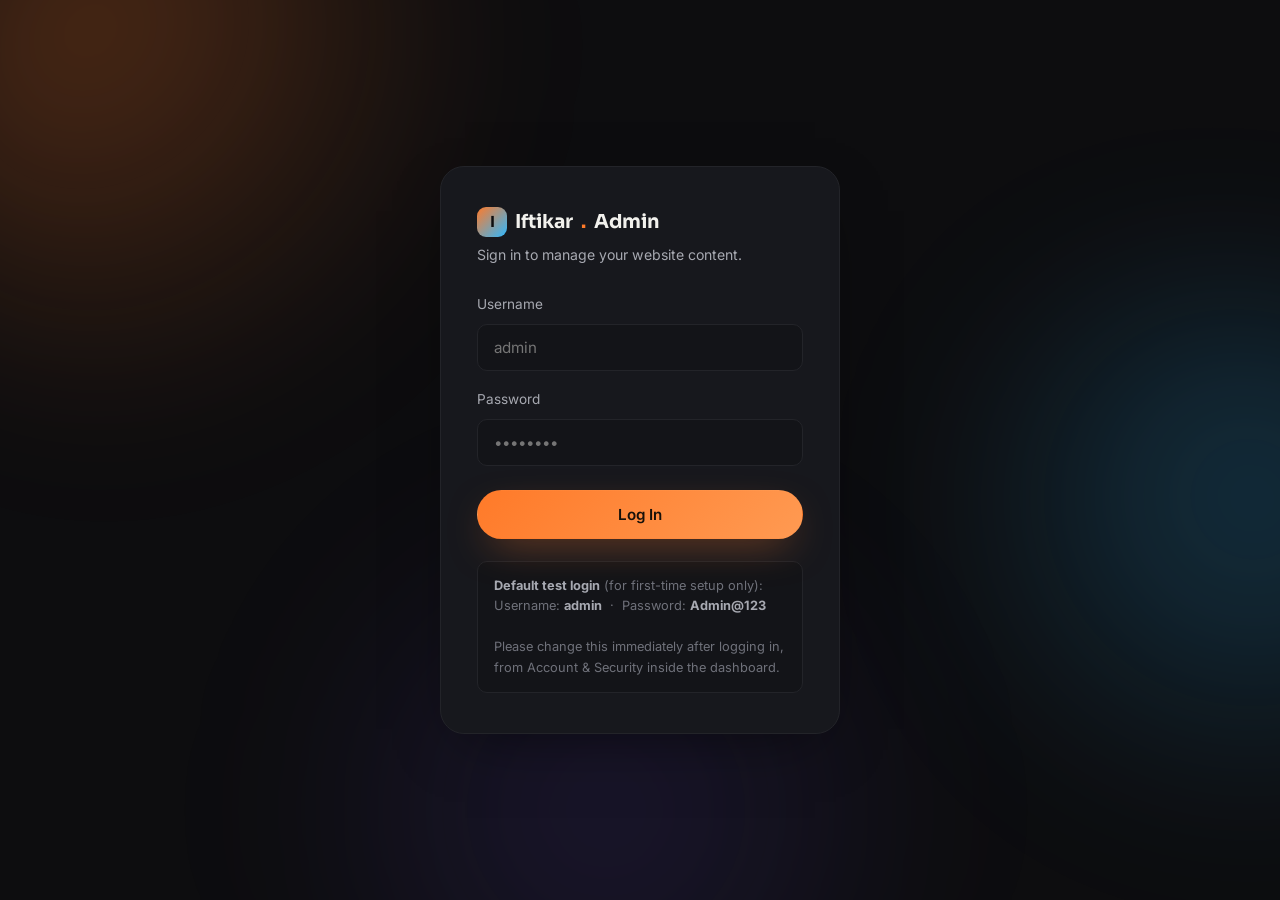
<file: admin/dashboard.html>
<!DOCTYPE html>
<html lang="en">
<head>
<meta charset="UTF-8">
<meta name="viewport" content="width=device-width, initial-scale=1.0">
<title>Admin Dashboard — Iftikar Portfolio</title>
<meta name="robots" content="noindex, nofollow">
<link rel="preconnect" href="https://fonts.googleapis.com">
<link rel="preconnect" href="https://fonts.gstatic.com" crossorigin>
<link href="https://fonts.googleapis.com/css2?family=Sora:wght@400;500;600;700;800&family=Inter:wght@400;500;600&display=swap" rel="stylesheet">
<link rel="stylesheet" href="../styles.css">
<link rel="stylesheet" href="admin.css">
<script src="../data-store.js"></script>
</head>
<body class="admin-body">

<div class="atmosphere" aria-hidden="true">
  <div class="blob blob--orange"></div>
  <div class="blob blob--blue"></div>
  <div class="blob blob--violet"></div>
</div>

<div class="admin-shell">

  <!-- ================= SIDEBAR ================= -->
  <aside class="admin-sidebar">
    <div class="admin-sidebar__logo"><span class="nav__logo-mark">I</span> Iftikar<span class="nav__dot">.</span> Admin</div>

    <nav class="admin-nav" id="adminNav">
      <button class="admin-nav__link is-active" data-panel="overview">Dashboard</button>
      <button class="admin-nav__link" data-panel="home">Home Page</button>
      <button class="admin-nav__link" data-panel="about">About Page</button>
      <button class="admin-nav__link" data-panel="services">Services &amp; Pricing</button>
      <button class="admin-nav__link" data-panel="portfolio">Portfolio Projects</button>
      <button class="admin-nav__link" data-panel="awards">Awards &amp; Achievements</button>
      <button class="admin-nav__link" data-panel="contact">Contact &amp; Socials</button>
      <button class="admin-nav__link" data-panel="images">Images</button>
      <button class="admin-nav__link" data-panel="theme">Color Theme</button>
      <button class="admin-nav__link" data-panel="account">Account &amp; Security</button>
      <button class="admin-nav__link" data-panel="data">Backup / Export</button>
    </nav>

    <div class="admin-sidebar__footer">
      <a href="../index.html" target="_blank" class="admin-sidebar__view-live">View Live Site ↗</a>
      <button class="admin-sidebar__logout" id="logoutBtn">Log Out</button>
    </div>
  </aside>

  <!-- ================= MAIN ================= -->
  <main class="admin-main">

    <!-- OVERVIEW -->
    <section class="admin-panel is-active" data-panel="overview">
      <div class="admin-panel__header">
        <h1 class="admin-panel__title">Welcome back, Admin.</h1>
        <p class="admin-panel__desc">Use the menu on the left to edit any part of your live website. Every change is saved the moment you click a "Save" button, and updates this browser's view of the site instantly.</p>
      </div>
      <div class="admin-card">
        <h2 class="admin-card__title">Before you go live</h2>
        <p class="admin-panel__desc" style="margin-bottom:14px;">1. Change the default admin password in <strong>Account &amp; Security</strong>.<br>2. Edit your content across the sections on the left.<br>3. When you're happy, go to <strong>Backup / Export</strong> and download your updated content file, then upload it to your hosting so every visitor sees your changes — not just this browser. Full plain-language upload instructions are included with your project files.</p>
      </div>
    </section>

    <!-- HOME PAGE -->
    <section class="admin-panel" data-panel="home">
      <div class="admin-panel__header">
        <h1 class="admin-panel__title">Home Page</h1>
        <p class="admin-panel__desc">Edit the hero text, floating cards, stats, and the About teaser shown on your homepage.</p>
      </div>
      <div class="admin-card">
        <h2 class="admin-card__title">Hero Section</h2>
        <div class="admin-field"><label>Eyebrow text</label><input type="text" id="home-eyebrow"></div>
        <div class="admin-field"><label>Headline</label><input type="text" id="home-headline"></div>
        <div class="admin-field"><label>Supporting text</label><textarea id="home-sub" rows="3"></textarea></div>
        <div class="admin-field"><label>Availability line</label><input type="text" id="home-availability"></div>
        <div class="admin-grid-2">
          <div class="admin-field"><label>Floating card 1 — label</label><input type="text" id="home-fc1-label"></div>
          <div class="admin-field"><label>Floating card 1 — value</label><input type="text" id="home-fc1-value"></div>
          <div class="admin-field"><label>Floating card 2 — label</label><input type="text" id="home-fc2-label"></div>
          <div class="admin-field"><label>Floating card 2 — value</label><input type="text" id="home-fc2-value"></div>
        </div>
      </div>

      <div class="admin-card">
        <h2 class="admin-card__title">Stats</h2>
        <div id="statsFields"></div>
      </div>

      <div class="admin-card">
        <h2 class="admin-card__title">About Teaser</h2>
        <div class="admin-field"><label>Short about text shown on the homepage</label><textarea id="home-about-preview" rows="3"></textarea></div>
      </div>

      <div class="admin-actions-row">
        <button class="btn-admin btn-admin--primary" data-save="home">Save Home Page</button>
      </div>
    </section>

    <!-- ABOUT PAGE -->
    <section class="admin-panel" data-panel="about">
      <div class="admin-panel__header">
        <h1 class="admin-panel__title">About Page</h1>
        <p class="admin-panel__desc">Edit your About page introduction and your story.</p>
      </div>
      <div class="admin-card">
        <div class="admin-field"><label>Hero introduction</label><textarea id="about-hero-lead" rows="3"></textarea></div>
        <div class="admin-field">
          <label>Your Story</label>
          <textarea id="about-story" rows="12"></textarea>
          <small>Separate paragraphs with a blank line — each becomes its own paragraph block on the page.</small>
        </div>
      </div>
      <div class="admin-actions-row">
        <button class="btn-admin btn-admin--primary" data-save="about">Save About Page</button>
      </div>
    </section>

    <!-- SERVICES -->
    <section class="admin-panel" data-panel="services">
      <div class="admin-panel__header">
        <h1 class="admin-panel__title">Services &amp; Pricing</h1>
        <p class="admin-panel__desc">Add, edit, remove, and price the services shown on your Home and Services pages.</p>
      </div>
      <div id="servicesList"></div>
      <div class="admin-actions-row">
        <button class="btn-admin" id="addServiceBtn">+ Add Service</button>
        <button class="btn-admin btn-admin--primary" data-save="services">Save Services</button>
      </div>
    </section>

    <!-- PORTFOLIO -->
    <section class="admin-panel" data-panel="portfolio">
      <div class="admin-panel__header">
        <h1 class="admin-panel__title">Portfolio Projects</h1>
        <p class="admin-panel__desc">Add, edit, remove projects and swap thumbnails shown in your Home page's Featured Work section.</p>
      </div>
      <div id="portfolioList"></div>
      <div class="admin-actions-row">
        <button class="btn-admin" id="addProjectBtn">+ Add Project</button>
        <button class="btn-admin btn-admin--primary" data-save="portfolio">Save Portfolio</button>
      </div>
    </section>

    <!-- AWARDS -->
    <section class="admin-panel" data-panel="awards">
      <div class="admin-panel__header">
        <h1 class="admin-panel__title">Awards &amp; Achievements</h1>
        <p class="admin-panel__desc">Shown in a dedicated section on your About page.</p>
      </div>
      <div id="awardsList"></div>
      <div class="admin-actions-row">
        <button class="btn-admin" id="addAwardBtn">+ Add Award</button>
        <button class="btn-admin btn-admin--primary" data-save="awards">Save Awards</button>
      </div>
    </section>

    <!-- CONTACT -->
    <section class="admin-panel" data-panel="contact">
      <div class="admin-panel__header">
        <h1 class="admin-panel__title">Contact &amp; Social Links</h1>
        <p class="admin-panel__desc">Updates your email, WhatsApp, and social links everywhere they appear on the site.</p>
      </div>
      <div class="admin-card">
        <div class="admin-grid-2">
          <div class="admin-field"><label>Email address</label><input type="email" id="contact-email"></div>
          <div class="admin-field"><label>WhatsApp number (with country code, digits only)</label><input type="text" id="contact-whatsapp" placeholder="e.g. 15551234567"></div>
          <div class="admin-field"><label>GitHub URL</label><input type="url" id="contact-github"></div>
          <div class="admin-field"><label>LinkedIn URL</label><input type="url" id="contact-linkedin"></div>
          <div class="admin-field"><label>Instagram URL</label><input type="url" id="contact-instagram"></div>
          <div class="admin-field"><label>YouTube URL</label><input type="url" id="contact-youtube"></div>
          <div class="admin-field"><label>Facebook URL</label><input type="url" id="contact-facebook"></div>
        </div>
        <small style="color:var(--text-faint);">Leave WhatsApp number blank to keep showing "Available on request".</small>
      </div>
      <div class="admin-actions-row">
        <button class="btn-admin btn-admin--primary" data-save="contact">Save Contact Info</button>
      </div>
    </section>

    <!-- IMAGES -->
    <section class="admin-panel" data-panel="images">
      <div class="admin-panel__header">
        <h1 class="admin-panel__title">Images</h1>
        <p class="admin-panel__desc">Replace your profile photo. Project thumbnails are managed inside each project under Portfolio Projects.</p>
      </div>
      <div class="admin-card">
        <h2 class="admin-card__title">Profile Photo</h2>
        <img id="profilePhotoPreview" class="admin-thumb admin-thumb--round" src="" alt="Current profile photo">
        <div class="admin-field">
          <label>Upload a new photo</label>
          <input type="file" id="profilePhotoInput" accept="image/*">
          <small>Used on the Home and About page hero sections.</small>
        </div>
      </div>
      <div class="admin-actions-row">
        <button class="btn-admin btn-admin--primary" data-save="images">Save Photo</button>
      </div>
    </section>

    <!-- THEME -->
    <section class="admin-panel" data-panel="theme">
      <div class="admin-panel__header">
        <h1 class="admin-panel__title">Color Theme</h1>
        <p class="admin-panel__desc">Pick a theme — it applies instantly across every page of the live website in this browser.</p>
      </div>
      <div class="admin-card">
        <div class="theme-grid" id="themeGrid"></div>
      </div>
    </section>

    <!-- ACCOUNT -->
    <section class="admin-panel" data-panel="account">
      <div class="admin-panel__header">
        <h1 class="admin-panel__title">Account &amp; Security</h1>
        <p class="admin-panel__desc">Change your Admin Panel login before this website goes live.</p>
      </div>
      <div class="admin-card">
        <div class="admin-field"><label>Current password</label><input type="password" id="acc-current"></div>
        <div class="admin-field"><label>New username</label><input type="text" id="acc-username"></div>
        <div class="admin-field"><label>New password</label><input type="password" id="acc-password"></div>
        <div id="accError" class="login-card__error"></div>
        <div id="accSuccess" class="form-success"></div>
      </div>
      <div class="admin-actions-row">
        <button class="btn-admin btn-admin--primary" id="saveAccountBtn">Update Login</button>
      </div>
    </section>

    <!-- DATA / EXPORT -->
    <section class="admin-panel" data-panel="data">
      <div class="admin-panel__header">
        <h1 class="admin-panel__title">Backup / Export</h1>
        <p class="admin-panel__desc">Since this website has no server, your edits are saved in this browser only. To publish your changes for every visitor on the internet, export your content and re-upload the file to your hosting.</p>
      </div>
      <div class="admin-card">
        <h2 class="admin-card__title">Export</h2>
        <p class="admin-panel__desc" style="margin-bottom:16px;">Downloads a file named <strong>site-data.json</strong> containing everything you've edited.</p>
        <button class="btn-admin btn-admin--primary" id="exportBtn">Export Content (site-data.json)</button>
      </div>
      <div class="admin-card">
        <h2 class="admin-card__title">Import</h2>
        <p class="admin-panel__desc" style="margin-bottom:16px;">Restore previously exported content into this browser.</p>
        <input type="file" id="importInput" accept="application/json">
      </div>
      <div class="admin-card">
        <h2 class="admin-card__title">Reset</h2>
        <p class="admin-panel__desc" style="margin-bottom:16px;">Reverts all content in this browser back to the original defaults. This cannot be undone.</p>
        <button class="btn-admin btn-admin--danger" id="resetBtn">Reset to Defaults</button>
      </div>
    </section>

  </main>
</div>

<div class="admin-toast" id="adminToast">Saved</div>

<script src="admin.js"></script>
</body>
</html>
</file>
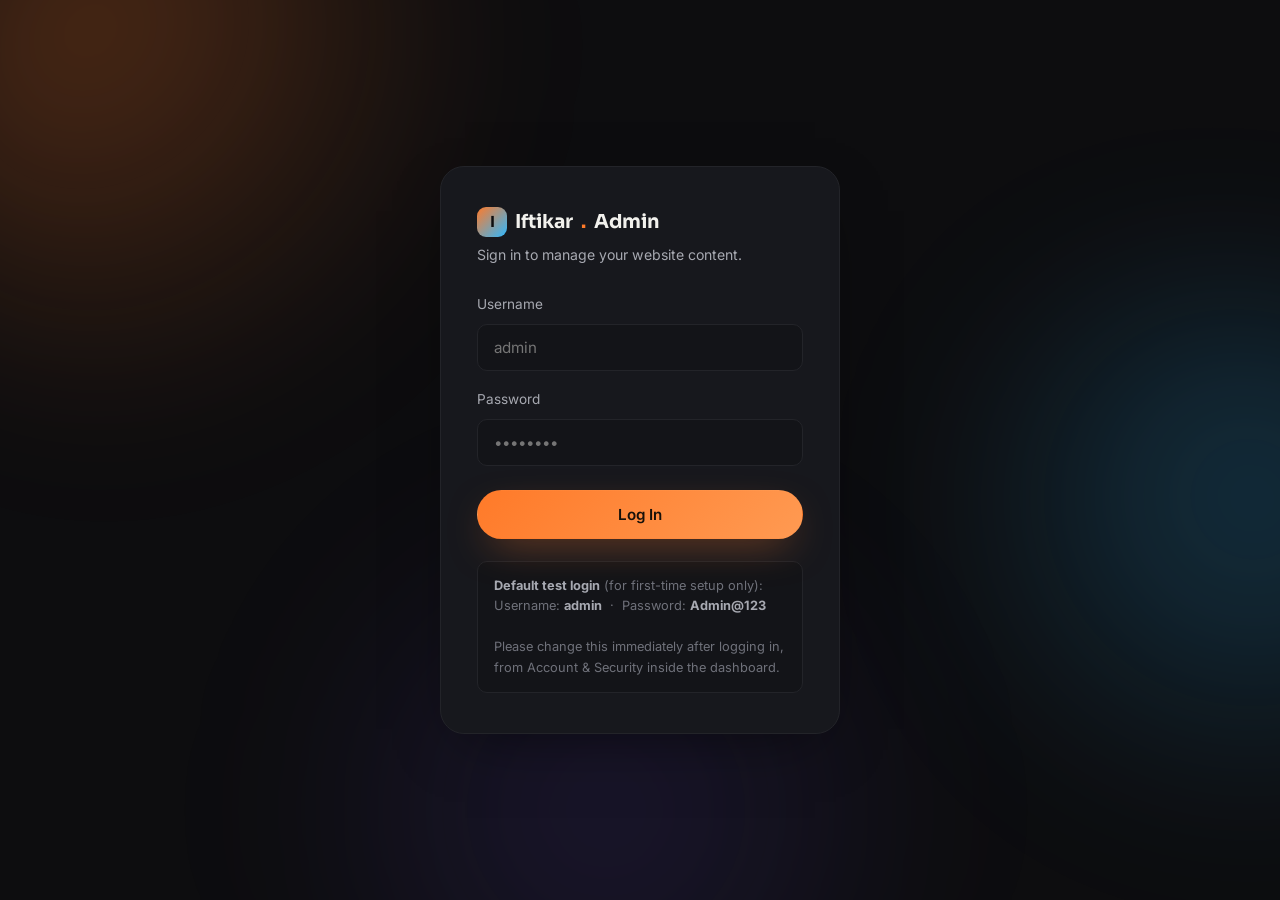
<file: admin/login.html>
<!DOCTYPE html>
<html lang="en">
<head>
<meta charset="UTF-8">
<meta name="viewport" content="width=device-width, initial-scale=1.0">
<title>Admin Login — Iftikar Portfolio</title>
<meta name="robots" content="noindex, nofollow">
<link rel="preconnect" href="https://fonts.googleapis.com">
<link rel="preconnect" href="https://fonts.gstatic.com" crossorigin>
<link href="https://fonts.googleapis.com/css2?family=Sora:wght@400;500;600;700;800&family=Inter:wght@400;500;600&display=swap" rel="stylesheet">
<link rel="stylesheet" href="../styles.css">
<link rel="stylesheet" href="admin.css">
<script src="../data-store.js"></script>
</head>
<body class="admin-body">

<div class="atmosphere" aria-hidden="true">
  <div class="blob blob--orange"></div>
  <div class="blob blob--blue"></div>
  <div class="blob blob--violet"></div>
</div>

<div class="login-screen">
  <div class="login-card">
    <div class="login-card__logo"><span class="nav__logo-mark">I</span> Iftikar<span class="nav__dot">.</span> Admin</div>
    <p class="login-card__subtitle">Sign in to manage your website content.</p>

    <div class="login-card__error" id="loginError">Incorrect username or password. Please try again.</div>

    <form id="loginForm" novalidate>
      <div class="form-row">
        <label for="loginUser">Username</label>
        <input type="text" id="loginUser" name="username" placeholder="admin" autocomplete="username" required>
      </div>
      <div class="form-row">
        <label for="loginPass">Password</label>
        <input type="password" id="loginPass" name="password" placeholder="••••••••" autocomplete="current-password" required>
      </div>
      <button type="submit" class="btn btn--primary form-submit" style="width:100%; justify-content:center;">Log In</button>
    </form>

    <div class="login-card__hint">
      <strong>Default test login</strong> (for first-time setup only):<br>
      Username: <strong>admin</strong> &nbsp;·&nbsp; Password: <strong>Admin@123</strong><br><br>
      Please change this immediately after logging in, from Account &amp; Security inside the dashboard.
    </div>
  </div>
</div>

<script>
  // Already logged in this session? Skip straight to the dashboard.
  if (window.IftikarCMS.isLoggedIn()) {
    window.location.href = 'dashboard.html';
  }

  var form = document.getElementById('loginForm');
  var errorBox = document.getElementById('loginError');

  form.addEventListener('submit', function (e) {
    e.preventDefault();
    var user = document.getElementById('loginUser').value.trim();
    var pass = document.getElementById('loginPass').value;

    if (window.IftikarCMS.login(user, pass)) {
      window.location.href = 'dashboard.html';
    } else {
      errorBox.classList.add('is-visible');
    }
  });
</script>

</body>
</html>
</file>
<file: styles.css>
/* =========================================================
   IFTIKAR PORTFOLIO — DESIGN SYSTEM
   Base: charcoal near-black · Accents: vibrant orange + electric blue
   Type: Sora (display) + Inter (body)
   ========================================================= */

:root{
  --bg: #0d0d0f;
  --bg-elevated: #131418;
  --surface: #17181d;
  --surface-2: #1c1e24;
  --border: #2a2c33;
  --border-soft: #232429;

  --text: #f2f1ed;
  --text-muted: #a7a9b1;
  --text-faint: #6f717a;

  --orange: #ff7a29;
  --orange-soft: rgba(255, 122, 41, 0.14);
  --blue: #2fb8ff;
  --blue-soft: rgba(47, 184, 255, 0.14);

  --font-display: 'Sora', 'Inter', sans-serif;
  --font-body: 'Inter', sans-serif;

  --radius-sm: 10px;
  --radius-md: 16px;
  --radius-lg: 24px;

  --shadow-card: 0 20px 60px -25px rgba(0,0,0,0.6);
  --ease: cubic-bezier(.22,.68,0,1);

  --container: 1180px;
}

*, *::before, *::after{ box-sizing: border-box; }
html{ scroll-behavior: smooth; }

body{
  margin: 0;
  background: var(--bg);
  color: var(--text);
  font-family: var(--font-body);
  font-size: 16px;
  line-height: 1.6;
  -webkit-font-smoothing: antialiased;
  overflow-x: hidden;
}

h1, h2, h3, h4{
  font-family: var(--font-display);
  margin: 0;
  color: var(--text);
  line-height: 1.15;
  letter-spacing: -0.01em;
}

p{ margin: 0; }
img{ max-width: 100%; display: block; }
a{ color: inherit; text-decoration: none; }
ul{ margin: 0; padding: 0; list-style: none; }
button{ font-family: inherit; cursor: pointer; }
input, select, textarea{ font-family: inherit; }

:focus-visible{
  outline: 2px solid var(--blue);
  outline-offset: 3px;
}

.arrow{ display: inline-block; transition: transform .3s var(--ease); }
a:hover .arrow, .btn:hover .arrow{ transform: translate(2px,-2px); }

/* =========================================================
   ATMOSPHERE BACKGROUND — slow drifting blurred glow
   ========================================================= */

.atmosphere{
  position: fixed;
  inset: 0;
  z-index: 0;
  overflow: hidden;
  pointer-events: none;
}

.blob{
  position: absolute;
  border-radius: 50%;
  filter: blur(90px);
  opacity: .55;
  will-change: transform;
}

.blob--orange{
  width: 620px; height: 620px;
  top: -180px; left: -120px;
  background: radial-gradient(circle at 30% 30%, rgba(255,122,41,.55), rgba(255,122,41,0) 70%);
  animation: driftA 26s ease-in-out infinite;
}

.blob--blue{
  width: 560px; height: 560px;
  top: 30%; right: -200px;
  background: radial-gradient(circle at 60% 40%, rgba(47,184,255,.45), rgba(47,184,255,0) 70%);
  animation: driftB 32s ease-in-out infinite;
}

.blob--violet{
  width: 700px; height: 700px;
  bottom: -260px; left: 20%;
  background: radial-gradient(circle at 50% 50%, rgba(122,92,255,.28), rgba(122,92,255,0) 70%);
  animation: driftC 38s ease-in-out infinite;
}

@keyframes driftA{
  0%,100%{ transform: translate(0,0) scale(1); }
  50%{ transform: translate(60px, 80px) scale(1.08); }
}
@keyframes driftB{
  0%,100%{ transform: translate(0,0) scale(1); }
  50%{ transform: translate(-70px, -40px) scale(1.1); }
}
@keyframes driftC{
  0%,100%{ transform: translate(0,0) scale(1); opacity: .5; }
  50%{ transform: translate(40px, -60px) scale(1.05); opacity: .65; }
}

main, header, footer{ position: relative; z-index: 1; }

/* =========================================================
   LAYOUT HELPERS
   ========================================================= */

section{
  max-width: var(--container);
  margin: 0 auto;
  padding: 120px 32px;
}

.section-head{ max-width: 640px; margin-bottom: 56px; }
.section-title{ font-size: clamp(2rem, 3.4vw, 2.75rem); font-weight: 700; }
.section-sub{ margin-top: 16px; color: var(--text-muted); font-size: 1.05rem; max-width: 560px; }
.section-sub--center{ margin: 0 auto 8px; text-align: center; max-width: none; color: var(--text-faint); font-family: var(--font-display); font-weight: 600; letter-spacing: .02em; }

.eyebrow{
  color: var(--text-faint);
  font-size: .85rem;
  font-weight: 500;
  letter-spacing: .02em;
  margin: 0 0 20px;
}

/* buttons */
.btn{
  display: inline-flex;
  align-items: center;
  gap: 8px;
  padding: 14px 26px;
  border-radius: 100px;
  font-weight: 600;
  font-size: .95rem;
  border: 1px solid transparent;
  transition: transform .35s var(--ease), background .3s var(--ease), border-color .3s var(--ease), box-shadow .3s var(--ease);
}
.btn--primary{
  background: linear-gradient(135deg, var(--orange), #ff9a52);
  color: #17110a;
  box-shadow: 0 14px 40px -14px rgba(255,122,41,.55);
}
.btn--primary:hover{ transform: translateY(-2px); box-shadow: 0 18px 44px -12px rgba(255,122,41,.65); }
.btn--outline{
  border-color: var(--border);
  color: var(--text);
  background: transparent;
}
.btn--outline:hover{ border-color: var(--blue); color: var(--blue); transform: translateY(-2px); }
.btn--ghost{
  border-color: var(--border-soft);
  color: var(--text);
  padding: 10px 20px;
  font-size: .9rem;
}
.btn--ghost:hover{ border-color: var(--orange); }

/* =========================================================
   SCROLL REVEAL (Intersection Observer driven)
   ========================================================= */

[data-reveal]{
  opacity: 0;
  transform: translateY(28px);
  transition: opacity .8s var(--ease), transform .8s var(--ease);
  transition-delay: calc(var(--i, 0) * 90ms);
}
[data-reveal].is-visible{
  opacity: 1;
  transform: translateY(0);
}
[data-reveal-stagger] > *{ transition-delay: calc(var(--i, 0) * 90ms); }

@media (prefers-reduced-motion: reduce){
  html{ scroll-behavior: auto; }
  [data-reveal]{ opacity: 1; transform: none; transition: none; }
  .blob{ animation: none; }
  .marquee__track{ animation: none !important; }
}

/* =========================================================
   NAVIGATION
   ========================================================= */

.nav{
  position: fixed;
  top: 0; left: 0; right: 0;
  z-index: 100;
  padding: 20px 0;
  transition: background .4s var(--ease), border-color .4s var(--ease), padding .4s var(--ease), backdrop-filter .4s var(--ease);
  border-bottom: 1px solid transparent;
}
.nav.is-scrolled{
  padding: 14px 0;
  background: rgba(13,13,15,.72);
  backdrop-filter: blur(16px);
  border-bottom-color: var(--border-soft);
}
.nav__inner{
  max-width: var(--container);
  margin: 0 auto;
  padding: 0 32px;
  display: flex;
  align-items: center;
  justify-content: space-between;
  gap: 24px;
}
.nav__logo{
  font-family: var(--font-display);
  font-weight: 700;
  font-size: 1.15rem;
  display: flex;
  align-items: center;
  gap: 8px;
}
.nav__logo-mark{
  display: inline-flex;
  align-items: center;
  justify-content: center;
  width: 30px; height: 30px;
  border-radius: 9px;
  background: linear-gradient(135deg, var(--orange), var(--blue));
  color: #0d0d0f;
  font-size: .95rem;
}
.nav__dot{ color: var(--orange); }
.nav__links{ display: flex; gap: 32px; }
.nav__link{ font-size: .93rem; color: var(--text-muted); transition: color .25s; position: relative; }
.nav__link:hover{ color: var(--text); }
.nav__cta{ margin-left: auto; }
.nav__burger{
  display: none;
  flex-direction: column;
  gap: 5px;
  background: none;
  border: none;
  padding: 8px;
}
.nav__burger span{
  width: 22px; height: 2px;
  background: var(--text);
  transition: transform .3s var(--ease), opacity .3s var(--ease);
}
.nav__burger.is-open span:nth-child(1){ transform: translateY(7px) rotate(45deg); }
.nav__burger.is-open span:nth-child(2){ opacity: 0; }
.nav__burger.is-open span:nth-child(3){ transform: translateY(-7px) rotate(-45deg); }

/* =========================================================
   HERO
   ========================================================= */

.hero{
  max-width: var(--container);
  margin: 0 auto;
  padding: 180px 32px 100px;
}
.hero__inner{
  display: grid;
  grid-template-columns: 1.05fr .95fr;
  gap: 64px;
  align-items: center;
}

.hero__headline{
  font-size: clamp(2.4rem, 4.6vw, 3.8rem);
  font-weight: 800;
  margin: 0 0 22px;
  max-width: 12ch;
}

.hero__sub{
  color: var(--text-muted);
  font-size: 1.08rem;
  max-width: 46ch;
  margin-bottom: 34px;
}

.hero__actions{ display: flex; gap: 16px; flex-wrap: wrap; margin-bottom: 30px; }

.availability{
  display: inline-flex;
  align-items: center;
  gap: 10px;
  font-size: .88rem;
  color: var(--text-muted);
  padding: 8px 16px;
  border: 1px solid var(--border-soft);
  border-radius: 100px;
}
.availability__dot{
  width: 8px; height: 8px;
  border-radius: 50%;
  background: #5be3a5;
  box-shadow: 0 0 0 4px rgba(91,227,165,.15);
  animation: pulseDot 2.4s ease-in-out infinite;
}
@keyframes pulseDot{
  0%,100%{ box-shadow: 0 0 0 4px rgba(91,227,165,.15); }
  50%{ box-shadow: 0 0 0 8px rgba(91,227,165,.05); }
}

[data-hero-el]{
  opacity: 0;
  transform: translateY(22px);
  animation: heroReveal .9s var(--ease) forwards;
}
[data-hero-el="eyebrow"]{ animation-delay: .05s; }
[data-hero-el="headline"]{ animation-delay: .18s; }
[data-hero-el="sub"]{ animation-delay: .32s; }
[data-hero-el="actions"]{ animation-delay: .46s; }
[data-hero-el="availability"]{ animation-delay: .58s; }
[data-hero-el="visual"]{ animation-delay: .3s; }
@keyframes heroReveal{ to{ opacity: 1; transform: translateY(0); } }

.hero__visual{ position: relative; display: flex; justify-content: center; }

.hero__visual{
  position: relative;
  width: min(400px, 90%);
  margin: 0 auto;
}

.portrait-frame{
  position: relative;
  width: 100%;
  aspect-ratio: 1 / 1;
  border-radius: 50%;
  overflow: hidden;
  border: 1px solid var(--border-soft);
  box-shadow: var(--shadow-card);
}
.float-card{
  position: absolute;
  display: flex;
  flex-direction: column;
  gap: 4px;
  padding: 14px 18px;
  background: rgba(23,24,29,.85);
  border: 1px solid var(--border-soft);
  border-radius: var(--radius-md);
  backdrop-filter: blur(14px);
  box-shadow: var(--shadow-card);
  opacity: 0;
  animation: floatIn .9s var(--ease) forwards, floatBob 6s ease-in-out 1.6s infinite;
}
.float-card--top{ top: 8%; left: -8%; animation-delay: .9s, 1.6s; }
.float-card--bottom{ bottom: 6%; right: -10%; animation-delay: 1.1s, 1.9s; }
@keyframes floatIn{ from{ opacity: 0; transform: translateY(16px); } to{ opacity: 1; transform: translateY(0); } }
@keyframes floatBob{ 0%,100%{ transform: translateY(0); } 50%{ transform: translateY(-10px); } }

.float-card__label{ font-size: .72rem; text-transform: uppercase; letter-spacing: .06em; color: var(--text-faint); }
.float-card__value{ font-family: var(--font-display); font-weight: 600; font-size: .95rem; }

/* =========================================================
   STATS
   ========================================================= */

.stats__grid{
  display: grid;
  grid-template-columns: repeat(4, 1fr);
  gap: 32px;
  border-top: 1px solid var(--border-soft);
  border-bottom: 1px solid var(--border-soft);
  padding: 56px 0;
}
.stat{ text-align: left; }
.stat__number{
  display: block;
  font-family: var(--font-display);
  font-size: clamp(2.4rem, 4vw, 3.2rem);
  font-weight: 800;
  background: linear-gradient(135deg, var(--orange), var(--blue));
  -webkit-background-clip: text;
  background-clip: text;
  color: transparent;
}
.stat__label{ color: var(--text-muted); font-size: .95rem; margin-top: 6px; display: block; }

/* =========================================================
   SERVICES
   ========================================================= */

.services__grid{
  display: grid;
  grid-template-columns: repeat(4, 1fr);
  gap: 24px;
}
.service-card{
  background: var(--surface);
  border: 1px solid var(--border-soft);
  border-radius: var(--radius-lg);
  padding: 32px 26px;
  transition: transform .4s var(--ease), border-color .4s var(--ease), box-shadow .4s var(--ease);
}
.service-card:hover{
  transform: translateY(-6px);
  border-color: rgba(255,122,41,.35);
  box-shadow: 0 24px 60px -30px rgba(255,122,41,.35);
}
.service-card__icon{
  width: 48px; height: 48px;
  display: flex; align-items: center; justify-content: center;
  border-radius: 12px;
  background: var(--orange-soft);
  color: var(--orange);
  margin-bottom: 22px;
  transition: transform .4s var(--ease);
}
.service-card:hover .service-card__icon{ transform: scale(1.08) rotate(-4deg); }
.service-card__icon svg{ width: 24px; height: 24px; }
.service-card__title{ font-size: 1.15rem; font-weight: 700; margin-bottom: 10px; }
.service-card__text{ color: var(--text-muted); font-size: .92rem; }

/* =========================================================
   ABOUT PREVIEW (Home page teaser)
   ========================================================= */

.about-preview__grid{
  display: grid;
  grid-template-columns: 1.2fr .8fr;
  gap: 64px;
  align-items: start;
}
.about-preview__lead{ color: var(--text-muted); font-size: 1.08rem; margin: 20px 0 28px; max-width: 56ch; }
.tech-pills{ display: flex; flex-wrap: wrap; gap: 10px; }
.tech-pills span{
  padding: 8px 16px;
  border: 1px solid var(--border-soft);
  border-radius: 100px;
  font-size: .85rem;
  color: var(--text-muted);
}
.about-preview__highlights{ display: flex; flex-direction: column; gap: 20px; }
.highlight{
  padding: 24px;
  border-radius: var(--radius-md);
  background: var(--surface);
  border: 1px solid var(--border-soft);
  border-left: 3px solid var(--blue);
}
.highlight h3{ font-size: 1.02rem; margin-bottom: 6px; }
.highlight p{ color: var(--text-muted); font-size: .9rem; }

.services__more{ text-align: center; margin-top: 44px; }

/* =========================================================
   NAV — active page state (multi-page)
   ========================================================= */
.nav__link.is-active{ color: var(--text); }
.nav__link.is-active::after{
  content: "";
  display: block;
  height: 2px;
  margin-top: 4px;
  background: linear-gradient(90deg, var(--orange), var(--blue));
  border-radius: 2px;
}

/* =========================================================
   ACCENT TEXT (shared gradient headline treatment)
   ========================================================= */
.accent-text{
  background: linear-gradient(135deg, var(--orange), var(--blue));
  -webkit-background-clip: text;
  background-clip: text;
  color: transparent;
}

/* =========================================================
   ABOUT PAGE — HERO
   ========================================================= */
.about-hero{
  max-width: var(--container);
  margin: 0 auto;
  padding: 180px 32px 100px;
}
.about-hero__inner{
  display: grid;
  grid-template-columns: 1.05fr .95fr;
  gap: 64px;
  align-items: center;
}
.about-hero__headline{
  font-size: clamp(2.2rem, 4.2vw, 3.4rem);
  font-weight: 800;
  margin: 0 0 22px;
  max-width: 15ch;
}
.about-hero__lead{ color: var(--text-muted); font-size: 1.08rem; max-width: 48ch; }

/* =========================================================
   MY STORY — editorial layout
   ========================================================= */
.story{ padding-top: 60px; }
.story__grid{
  display: grid;
  grid-template-columns: .8fr 1.2fr;
  gap: 64px;
}
.story__mark{
  font-family: var(--font-display);
  font-size: 6rem;
  line-height: 1;
  font-weight: 700;
  color: var(--orange);
  opacity: .35;
}
.story__blocks{ display: flex; flex-direction: column; gap: 28px; }
.story__block{
  padding: 28px 30px;
  background: var(--surface);
  border: 1px solid var(--border-soft);
  border-radius: var(--radius-md);
  border-left: 3px solid transparent;
  border-image: linear-gradient(180deg, var(--orange), var(--blue)) 1;
}
.story__block p{ color: var(--text-muted); font-size: 1.02rem; line-height: 1.7; }
.story__block strong{ color: var(--text); font-weight: 600; }

/* =========================================================
   TIMELINE
   ========================================================= */
.timeline{ position: relative; max-width: 760px; margin: 0 auto; padding-left: 40px; }
.timeline::before{
  content: "";
  position: absolute;
  left: 9px; top: 6px; bottom: 6px;
  width: 2px;
  background: linear-gradient(180deg, var(--orange), var(--blue), transparent);
  opacity: .4;
}
.timeline-item{
  position: relative;
  padding-bottom: 46px;
}
.timeline-item:last-child{ padding-bottom: 0; }
.timeline-item::before{
  content: "";
  position: absolute;
  left: -40px; top: 4px;
  width: 18px; height: 18px;
  border-radius: 50%;
  background: var(--bg);
  border: 2px solid var(--orange);
  box-shadow: 0 0 0 4px var(--orange-soft);
}
.timeline-item:nth-child(even)::before{
  border-color: var(--blue);
  box-shadow: 0 0 0 4px var(--blue-soft);
}
.timeline-item__number{ color: var(--text-faint); font-family: var(--font-display); font-size: .8rem; font-weight: 600; }
.timeline-item__title{ font-size: 1.2rem; margin: 6px 0 8px; }
.timeline-item__text{ color: var(--text-muted); font-size: .95rem; max-width: 56ch; }

/* =========================================================
   APPROACH / VALUE CARDS
   ========================================================= */
.approach__grid{
  display: grid;
  grid-template-columns: repeat(4, 1fr);
  gap: 24px;
}
.value-card{
  background: var(--surface);
  border: 1px solid var(--border-soft);
  border-radius: var(--radius-lg);
  padding: 30px 24px;
  transition: transform .4s var(--ease), border-color .4s var(--ease), box-shadow .4s var(--ease);
}
.value-card:hover{
  transform: translateY(-6px);
  border-color: rgba(47,184,255,.35);
  box-shadow: 0 24px 60px -30px rgba(47,184,255,.3);
}
.value-card__icon{
  width: 44px; height: 44px;
  display: flex; align-items: center; justify-content: center;
  border-radius: 12px;
  background: var(--blue-soft);
  color: var(--blue);
  margin-bottom: 20px;
}
.value-card__icon svg{ width: 22px; height: 22px; }
.value-card__title{ font-size: 1.05rem; font-weight: 700; margin-bottom: 10px; }
.value-card__text{ color: var(--text-muted); font-size: .9rem; }

/* =========================================================
   SKILLS
   ========================================================= */
.skills__list{ display: flex; flex-direction: column; gap: 28px; max-width: 760px; }
.skill-item__head{ display: flex; justify-content: space-between; align-items: baseline; margin-bottom: 10px; }
.skill-item__name{ font-family: var(--font-display); font-weight: 600; font-size: 1rem; }
.skill-item__desc{ color: var(--text-faint); font-size: .85rem; margin-top: 4px; }
.skill-item__percent{ font-family: var(--font-display); font-weight: 700; color: var(--text-muted); font-size: .95rem; }
.skill-bar{
  height: 8px;
  border-radius: 100px;
  background: var(--bg-elevated);
  border: 1px solid var(--border-soft);
  overflow: hidden;
}
.skill-bar__fill{
  height: 100%;
  width: 0%;
  border-radius: 100px;
  background: linear-gradient(90deg, var(--orange), var(--blue));
  transition: width 1.3s var(--ease);
}

/* =========================================================
   TECH TOOLKIT
   ========================================================= */
.toolkit__grid{
  display: grid;
  grid-template-columns: repeat(5, 1fr);
  gap: 16px;
}
.toolkit-card{
  display: flex;
  align-items: center;
  gap: 12px;
  padding: 16px 18px;
  background: var(--surface);
  border: 1px solid var(--border-soft);
  border-radius: var(--radius-md);
  transition: transform .3s var(--ease), border-color .3s var(--ease);
}
.toolkit-card:hover{ transform: translateY(-4px); border-color: rgba(255,122,41,.4); }
.toolkit-card__mark{
  width: 34px; height: 34px;
  flex-shrink: 0;
  border-radius: 9px;
  display: flex; align-items: center; justify-content: center;
  font-family: var(--font-display);
  font-weight: 700;
  font-size: .85rem;
  background: linear-gradient(135deg, var(--orange-soft), var(--blue-soft));
  color: var(--text);
}
.toolkit-card__name{ font-size: .9rem; font-weight: 500; }

/* =========================================================
   PHILOSOPHY / QUOTE
   ========================================================= */
.philosophy{
  position: relative;
  text-align: center;
  padding: 100px 32px;
  overflow: hidden;
}
.philosophy__glow{
  position: absolute;
  inset: 0;
  background:
    radial-gradient(circle at 20% 30%, rgba(255,122,41,.16), transparent 55%),
    radial-gradient(circle at 80% 70%, rgba(47,184,255,.16), transparent 55%);
  filter: blur(20px);
  z-index: -1;
}
.philosophy__quote{
  font-family: var(--font-display);
  font-size: clamp(1.6rem, 3.4vw, 2.6rem);
  font-weight: 700;
  max-width: 18ch;
  margin: 0 auto 24px;
  line-height: 1.3;
}
.philosophy__author{ color: var(--text-muted); font-size: .95rem; }

/* =========================================================
   ABOUT FINAL CTA (shared closing CTA pattern — reused by other pages)
   ========================================================= */
.about-cta{ text-align: center; }
.about-cta .section-head{ margin: 0 auto 30px; text-align: center; }
.about-cta .section-title{ max-width: 16ch; margin: 0 auto; }
.about-cta .btn{ margin-top: 10px; }
.about-cta__actions{ display: flex; gap: 16px; justify-content: center; flex-wrap: wrap; margin-top: 26px; }

/* =========================================================
   SERVICES PAGE — HERO (centered variant)
   ========================================================= */
.services-hero{
  max-width: var(--container);
  margin: 0 auto;
  padding: 180px 32px 90px;
  text-align: center;
}
.services-hero__eyebrow{ display: flex; justify-content: center; }
.services-hero__headline{
  font-size: clamp(2.2rem, 4.4vw, 3.6rem);
  font-weight: 800;
  max-width: 18ch;
  margin: 0 auto 22px;
}
.services-hero__lead{
  color: var(--text-muted);
  font-size: 1.08rem;
  max-width: 62ch;
  margin: 0 auto 36px;
}
.services-hero__actions{ display: flex; gap: 16px; justify-content: center; flex-wrap: wrap; }

/* =========================================================
   SERVICE DETAIL CARDS (Services page — richer than home teaser)
   ========================================================= */
.service-detail-grid{
  display: grid;
  grid-template-columns: repeat(2, 1fr);
  gap: 28px;
}
.service-detail-card{
  background: var(--surface);
  border: 1px solid var(--border-soft);
  border-radius: var(--radius-lg);
  padding: 34px 30px;
  transition: transform .4s var(--ease), border-color .4s var(--ease), box-shadow .4s var(--ease);
}
.service-detail-card:hover{
  transform: translateY(-6px);
  border-color: rgba(255,122,41,.35);
  box-shadow: 0 26px 64px -30px rgba(255,122,41,.3);
}
.service-detail-card__top{ display: flex; align-items: center; justify-content: space-between; margin-bottom: 20px; }
.service-detail-card__number{ font-family: var(--font-display); color: var(--text-faint); font-weight: 700; font-size: .9rem; }
.service-detail-card__icon{
  width: 46px; height: 46px;
  display: flex; align-items: center; justify-content: center;
  border-radius: 12px;
  background: var(--orange-soft);
  color: var(--orange);
  transition: transform .4s var(--ease);
}
.service-detail-card:hover .service-detail-card__icon{ transform: scale(1.08) rotate(-4deg); }
.service-detail-card__icon svg{ width: 24px; height: 24px; }
.service-detail-card__title{ font-size: 1.3rem; margin-bottom: 10px; }
.service-detail-card__text{ color: var(--text-muted); font-size: .95rem; margin-bottom: 20px; }
.service-detail-card__list{ display: flex; flex-direction: column; gap: 9px; margin-bottom: 22px; }
.service-detail-card__list li{ color: var(--text-muted); font-size: .88rem; display: flex; align-items: baseline; gap: 8px; }
.service-detail-card__list li::before{ content: ""; width: 5px; height: 5px; border-radius: 50%; background: var(--blue); flex-shrink: 0; transform: translateY(-2px); }
.service-detail-card__cta{ color: var(--blue); font-size: .88rem; font-weight: 600; }

/* =========================================================
   PROCESS STEPS
   ========================================================= */
.process__steps{
  display: grid;
  grid-template-columns: repeat(4, 1fr);
  gap: 24px;
  position: relative;
}
.process__steps::before{
  content: "";
  position: absolute;
  top: 26px; left: 6%; right: 6%;
  height: 1px;
  background: linear-gradient(90deg, var(--orange), var(--blue));
  opacity: .25;
}
.process-step{ position: relative; }
.process-step__number{
  width: 52px; height: 52px;
  display: flex; align-items: center; justify-content: center;
  border-radius: 50%;
  background: var(--surface);
  border: 1px solid var(--border-soft);
  font-family: var(--font-display);
  font-weight: 700;
  color: var(--text);
  margin-bottom: 22px;
  position: relative;
  z-index: 1;
}
.process-step:nth-child(even) .process-step__number{ border-color: rgba(47,184,255,.4); color: var(--blue); }
.process-step:nth-child(odd) .process-step__number{ border-color: rgba(255,122,41,.4); color: var(--orange); }
.process-step__title{ font-size: 1.1rem; margin-bottom: 10px; }
.process-step__text{ color: var(--text-muted); font-size: .9rem; max-width: 34ch; }

/* =========================================================
   TECH STACK (Services page — with category labels)
   ========================================================= */
.tech-stack__grid{
  display: grid;
  grid-template-columns: repeat(4, 1fr);
  gap: 18px;
}
.tech-stack-card{
  padding: 22px 20px;
  background: var(--surface);
  border: 1px solid var(--border-soft);
  border-radius: var(--radius-md);
  transition: transform .3s var(--ease), border-color .3s var(--ease);
}
.tech-stack-card:hover{ transform: translateY(-4px); border-color: rgba(47,184,255,.4); }
.tech-stack-card__mark{
  width: 38px; height: 38px;
  border-radius: 10px;
  display: flex; align-items: center; justify-content: center;
  font-family: var(--font-display);
  font-weight: 700;
  font-size: .85rem;
  background: linear-gradient(135deg, var(--orange-soft), var(--blue-soft));
  margin-bottom: 16px;
}
.tech-stack-card__name{ font-family: var(--font-display); font-weight: 700; font-size: .95rem; letter-spacing: .01em; }
.tech-stack-card__category{ color: var(--text-faint); font-size: .78rem; margin-top: 4px; }

/* =========================================================
   WHY WORK WITH ME
   ========================================================= */
.why-grid{
  display: grid;
  grid-template-columns: repeat(4, 1fr);
  gap: 24px;
}

/* =========================================================
   WORK / PROJECTS
   ========================================================= */

.work__grid{
  display: grid;
  grid-template-columns: 1fr 1fr;
  gap: 28px;
}
.project-card{
  background: var(--surface);
  border: 1px solid var(--border-soft);
  border-radius: var(--radius-lg);
  overflow: hidden;
  cursor: pointer;
  transition: transform .45s var(--ease), border-color .4s var(--ease), box-shadow .45s var(--ease);
}
.project-card:hover{
  transform: translateY(-8px);
  border-color: rgba(47,184,255,.3);
  box-shadow: 0 30px 70px -30px rgba(0,0,0,.7);
}
.project-card__media{ position: relative; overflow: hidden; aspect-ratio: 3/2; }
.project-card__media img{ width: 100%; height: 100%; object-fit: cover; transition: transform .6s var(--ease); }
.project-card:hover .project-card__media img{ transform: scale(1.06); }
.project-card__overlay{
  position: absolute; inset: 0;
  background: linear-gradient(180deg, rgba(13,13,15,0) 40%, rgba(13,13,15,.9));
  display: flex; align-items: flex-end; justify-content: flex-end;
  padding: 18px;
  opacity: 0;
  transition: opacity .4s var(--ease);
}
.project-card:hover .project-card__overlay{ opacity: 1; }
.project-card__overlay span{
  font-size: .85rem; font-weight: 600;
  padding: 8px 16px; border-radius: 100px;
  background: rgba(23,24,29,.85);
  border: 1px solid var(--border-soft);
}
.project-card__body{ padding: 28px; }
.project-card__number{
  font-family: var(--font-display);
  color: var(--text-faint);
  font-size: .85rem;
  font-weight: 600;
}
.project-card__title{ font-size: 1.3rem; margin: 8px 0 8px; }
.project-card__tags{ color: var(--blue); font-size: .85rem; margin-bottom: 12px; }
.project-card__text{ color: var(--text-muted); font-size: .92rem; }

/* =========================================================
   TESTIMONIALS
   ========================================================= */

.testimonial-slider{ position: relative; max-width: 760px; margin: 0 auto; text-align: center; }
.testimonial-track{ display: flex; overflow: hidden; }
.testimonial{
  min-width: 100%;
  padding: 0 12px;
  transition: none;
}
.testimonial p{
  font-family: var(--font-display);
  font-size: clamp(1.2rem, 2.4vw, 1.55rem);
  font-weight: 500;
  line-height: 1.5;
  color: var(--text);
}
.testimonial footer{ margin-top: 22px; color: var(--text-muted); font-size: .9rem; }
.testimonial__demo{ color: var(--text-faint); font-size: .8rem; margin-left: 6px; }

.testimonial-controls{ display: flex; align-items: center; justify-content: center; gap: 20px; margin-top: 36px; }
.testimonial-btn{
  width: 42px; height: 42px;
  border-radius: 50%;
  border: 1px solid var(--border-soft);
  background: var(--surface);
  color: var(--text);
  font-size: 1rem;
  transition: border-color .3s, transform .3s;
}
.testimonial-btn:hover{ border-color: var(--orange); transform: translateY(-2px); }
.testimonial-dots{ display: flex; gap: 8px; }
.testimonial-dots button{
  width: 8px; height: 8px;
  border-radius: 50%;
  border: none;
  background: var(--border);
  transition: background .3s, width .3s;
}
.testimonial-dots button.is-active{ background: var(--orange); width: 22px; border-radius: 4px; }

/* =========================================================
   TECH MARQUEE
   ========================================================= */

.marquee-section{ padding-top: 60px; padding-bottom: 60px; }
.marquee{
  overflow: hidden;
  border-top: 1px solid var(--border-soft);
  border-bottom: 1px solid var(--border-soft);
  padding: 28px 0;
  mask-image: linear-gradient(90deg, transparent, #000 8%, #000 92%, transparent);
  -webkit-mask-image: linear-gradient(90deg, transparent, #000 8%, #000 92%, transparent);
}
.marquee__track{
  display: flex;
  width: max-content;
  gap: 48px;
  animation: scrollLeft 28s linear infinite;
}
.marquee:hover .marquee__track{ animation-play-state: paused; }
.marquee__track span{
  font-family: var(--font-display);
  font-size: 1.15rem;
  font-weight: 600;
  color: var(--text-faint);
  white-space: nowrap;
}
@keyframes scrollLeft{
  from{ transform: translateX(0); }
  to{ transform: translateX(-50%); }
}

/* =========================================================
   CONTACT
   ========================================================= */

.contact__inner{
  display: grid;
  grid-template-columns: .9fr 1.1fr;
  gap: 64px;
  align-items: start;
}
.contact__text .btn{ margin-top: 30px; }
.contact__email{
  display: block;
  margin-top: 20px;
  color: var(--text-muted);
  font-size: 1.02rem;
  transition: color .3s;
}
.contact__email:hover{ color: var(--blue); }

/* Home page compact contact teaser */
.contact-teaser__inner{ max-width: 640px; margin: 0 auto; text-align: center; }
.contact-teaser__actions{ margin-top: 30px; display: flex; flex-direction: column; align-items: center; gap: 16px; }
.contact-teaser .contact__email{ margin-top: 0; }

/* =========================================================
   CONTACT PAGE — info cards + next-steps
   ========================================================= */
.contact-info__list{ display: flex; flex-direction: column; gap: 16px; margin-top: 34px; }
.contact-info-item{
  display: flex;
  align-items: center;
  gap: 16px;
  padding: 20px 22px;
  background: var(--surface);
  border: 1px solid var(--border-soft);
  border-radius: var(--radius-md);
  transition: transform .3s var(--ease), border-color .3s var(--ease), box-shadow .3s var(--ease);
}
.contact-info-item:hover{
  transform: translateY(-3px);
  border-color: rgba(255,122,41,.35);
  box-shadow: 0 20px 50px -28px rgba(255,122,41,.3);
}
.contact-info-item__icon{
  width: 44px; height: 44px;
  flex-shrink: 0;
  display: flex; align-items: center; justify-content: center;
  border-radius: 12px;
  background: var(--blue-soft);
  color: var(--blue);
  transition: transform .3s var(--ease);
}
.contact-info-item:hover .contact-info-item__icon{ transform: scale(1.08); }
.contact-info-item__icon svg{ width: 22px; height: 22px; }
.contact-info-item__label{ font-size: .75rem; text-transform: uppercase; letter-spacing: .06em; color: var(--text-faint); }
.contact-info-item__value{ font-family: var(--font-display); font-weight: 600; font-size: 1rem; margin-top: 2px; }
.contact-info-item__value a{ color: var(--text); transition: color .3s; }
.contact-info-item__value a:hover{ color: var(--orange); }

.next-steps__grid{
  display: grid;
  grid-template-columns: repeat(3, 1fr);
  gap: 24px;
}
.next-step{
  background: var(--surface);
  border: 1px solid var(--border-soft);
  border-radius: var(--radius-lg);
  padding: 30px 26px;
}
.next-step__number{
  font-family: var(--font-display);
  font-weight: 800;
  font-size: 1.4rem;
  background: linear-gradient(135deg, var(--orange), var(--blue));
  -webkit-background-clip: text;
  background-clip: text;
  color: transparent;
  margin-bottom: 14px;
  display: block;
}
.next-step__title{ font-size: 1.05rem; margin-bottom: 8px; }
.next-step__text{ color: var(--text-muted); font-size: .9rem; }

.form-submit.is-loading{ opacity: .75; pointer-events: none; }

/* =========================================================
   AWARDS & ACHIEVEMENTS (About page)
   ========================================================= */
.awards__grid{
  display: grid;
  grid-template-columns: repeat(3, 1fr);
  gap: 22px;
}
.award-card{
  background: var(--surface);
  border: 1px solid var(--border-soft);
  border-radius: var(--radius-md);
  padding: 26px 22px;
  transition: transform .3s var(--ease), border-color .3s var(--ease);
}
.award-card:hover{ transform: translateY(-4px); border-color: rgba(255,122,41,.35); }
.award-card__year{
  display: inline-block;
  font-family: var(--font-display);
  font-weight: 700;
  font-size: .78rem;
  color: var(--orange);
  padding: 4px 12px;
  border: 1px solid var(--border-soft);
  border-radius: 100px;
  margin-bottom: 14px;
}
.award-card__title{ font-size: 1.02rem; font-weight: 700; margin-bottom: 4px; }
.award-card__issuer{ color: var(--text-faint); font-size: .82rem; margin-bottom: 10px; }
.award-card__desc{ color: var(--text-muted); font-size: .88rem; }

/* Service price badge (Services page detail cards) */
.service-detail-card__price{
  display: inline-block;
  font-family: var(--font-display);
  font-weight: 700;
  font-size: .85rem;
  color: var(--blue);
  margin-bottom: 14px;
}

.contact-form{
  background: var(--surface);
  border: 1px solid var(--border-soft);
  border-radius: var(--radius-lg);
  padding: 36px;
  display: flex;
  flex-direction: column;
  gap: 20px;
}
.form-row{ display: flex; flex-direction: column; gap: 8px; }
.form-row label{ font-size: .85rem; color: var(--text-muted); }
.form-row input, .form-row select, .form-row textarea{
  background: var(--bg-elevated);
  border: 1px solid var(--border-soft);
  border-radius: var(--radius-sm);
  padding: 13px 16px;
  color: var(--text);
  font-size: .95rem;
  transition: border-color .3s;
  resize: vertical;
}
.form-row input:focus, .form-row select:focus, .form-row textarea:focus{
  border-color: var(--blue);
  outline: none;
}
.form-row.has-error input, .form-row.has-error select, .form-row.has-error textarea{
  border-color: #ff5f57;
}
.form-error{ color: #ff8f88; font-size: .78rem; min-height: 1em; }
.form-submit{ justify-content: center; margin-top: 6px; }
.form-success{
  display: none;
  color: #5be3a5;
  font-size: .9rem;
  text-align: center;
  padding: 12px;
  border-radius: var(--radius-sm);
  background: rgba(91,227,165,.08);
  border: 1px solid rgba(91,227,165,.25);
}
.form-success.is-visible{ display: block; }

/* =========================================================
   FOOTER
   ========================================================= */

.footer{
  border-top: 1px solid var(--border-soft);
  padding: 64px 32px 32px;
}
.footer__inner{
  max-width: var(--container);
  margin: 0 auto;
  display: grid;
  grid-template-columns: 1.4fr .8fr .8fr;
  gap: 40px;
}
.footer__logo{ font-family: var(--font-display); font-weight: 700; font-size: 1.15rem; display: flex; align-items: center; gap: 8px; }
.footer__role{ color: var(--text-muted); margin-top: 10px; font-size: .9rem; }
.footer__tagline{ color: var(--text-faint); margin-top: 14px; font-size: .88rem; max-width: 38ch; }
.footer__nav{ display: flex; flex-direction: column; gap: 12px; }
.footer__nav a{ color: var(--text-muted); font-size: .92rem; transition: color .3s; }
.footer__nav a:hover{ color: var(--text); }
.footer__social{ display: flex; flex-direction: column; gap: 12px; }
.footer__social a{ color: var(--text-muted); font-size: .92rem; transition: color .3s; }
.footer__social a:hover{ color: var(--orange); }
.footer__copyright{
  max-width: var(--container);
  margin: 48px auto 0;
  color: var(--text-faint);
  font-size: .8rem;
  border-top: 1px solid var(--border-soft);
  padding-top: 24px;
}

/* =========================================================
   PROJECT MODAL
   ========================================================= */

.modal{
  position: fixed; inset: 0;
  z-index: 200;
  display: none;
  align-items: center;
  justify-content: center;
  padding: 24px;
}
.modal.is-open{ display: flex; }
.modal__backdrop{
  position: absolute; inset: 0;
  background: rgba(9,9,10,.78);
  backdrop-filter: blur(6px);
  opacity: 0;
  transition: opacity .35s var(--ease);
}
.modal.is-open .modal__backdrop{ opacity: 1; }
.modal__panel{
  position: relative;
  max-width: 780px;
  width: 100%;
  max-height: 86vh;
  overflow-y: auto;
  background: var(--surface);
  border: 1px solid var(--border-soft);
  border-radius: var(--radius-lg);
  transform: translateY(24px) scale(.98);
  opacity: 0;
  transition: transform .4s var(--ease), opacity .4s var(--ease);
}
.modal.is-open .modal__panel{ transform: translateY(0) scale(1); opacity: 1; }
.modal__close{
  position: absolute; top: 16px; right: 16px;
  width: 38px; height: 38px;
  border-radius: 50%;
  border: 1px solid var(--border-soft);
  background: rgba(13,13,15,.6);
  color: var(--text);
  z-index: 2;
}
.modal__image{ width: 100%; aspect-ratio: 3/2; object-fit: cover; border-radius: var(--radius-lg) var(--radius-lg) 0 0; }
.modal__body{ padding: 32px; }
.modal__number{ color: var(--text-faint); font-family: var(--font-display); font-weight: 600; font-size: .85rem; }
.modal__title{ font-size: 1.7rem; margin: 8px 0 20px; }
.modal__section{ margin-bottom: 20px; }
.modal__section h4{ font-size: .85rem; text-transform: uppercase; letter-spacing: .04em; color: var(--orange); margin-bottom: 8px; }
.modal__section p, .modal__section li{ color: var(--text-muted); font-size: .95rem; }
.modal__section ul{ display: flex; flex-direction: column; gap: 6px; }
.modal__section ul li::before{ content: "— "; color: var(--blue); }
.modal__actions{ display: flex; gap: 14px; margin-top: 28px; }

/* =========================================================
   RESPONSIVE
   ========================================================= */

@media (max-width: 1080px){
  .services__grid{ grid-template-columns: repeat(2, 1fr); }
  .work__grid{ grid-template-columns: 1fr; }
}

@media (max-width: 900px){
  .nav__links{ display: none; }
  .nav__cta{ display: none; }
  .nav__burger{ display: flex; }

  .nav__links.is-open{
    display: flex;
    flex-direction: column;
    position: absolute;
    top: 100%; left: 0; right: 0;
    background: rgba(13,13,15,.97);
    backdrop-filter: blur(16px);
    padding: 24px 32px 32px;
    gap: 18px;
    border-bottom: 1px solid var(--border-soft);
  }

  .hero__inner{ grid-template-columns: 1fr; }
  .hero{ padding-top: 150px; }
  .hero__visual{ order: -1; margin-bottom: 20px; }
  .hero__headline{ max-width: none; }

  .stats__grid{ grid-template-columns: repeat(2, 1fr); row-gap: 32px; }

  .about-preview__grid{ grid-template-columns: 1fr; }
  .contact__inner{ grid-template-columns: 1fr; }
  .footer__inner{ grid-template-columns: 1fr; gap: 32px; }

  .about-hero__inner{ grid-template-columns: 1fr; }
  .about-hero{ padding-top: 150px; }
  .about-hero__headline{ max-width: none; }
  .story__grid{ grid-template-columns: 1fr; }
  .story__mark{ font-size: 4rem; }
  .approach__grid{ grid-template-columns: repeat(2, 1fr); }
  .toolkit__grid{ grid-template-columns: repeat(3, 1fr); }
  .timeline{ padding-left: 34px; }

  .service-detail-grid{ grid-template-columns: 1fr; }
  .process__steps{ grid-template-columns: 1fr; gap: 36px; }
  .process__steps::before{ display: none; }
  .tech-stack__grid{ grid-template-columns: repeat(2, 1fr); }
  .why-grid{ grid-template-columns: repeat(2, 1fr); }
  .services-hero{ padding-top: 150px; }
  .next-steps__grid{ grid-template-columns: 1fr; }
  .awards__grid{ grid-template-columns: repeat(2, 1fr); }
}

@media (max-width: 600px){
  section{ padding: 90px 20px; }
  .hero{ padding: 140px 20px 70px; }
  .services__grid{ grid-template-columns: 1fr; }
  .stats__grid{ grid-template-columns: 1fr 1fr; }
  .float-card{ display: none; }
  .portrait-frame{ border-radius: 50%; }

  .approach__grid{ grid-template-columns: 1fr; }
  .toolkit__grid{ grid-template-columns: repeat(2, 1fr); }
  .skill-item__head{ flex-direction: column; align-items: flex-start; gap: 4px; }

  .tech-stack__grid{ grid-template-columns: 1fr 1fr; }
  .why-grid{ grid-template-columns: 1fr; }
  .awards__grid{ grid-template-columns: 1fr; }
}
</file>
<file: tech-icons.css>
/* tech-icons.css — real logos for the Toolkit cards on services.html */
.tech-stack-card__mark{
  width: 52px; height: 52px;
  border-radius: 14px;
  background: #eef1f6;              /* light tile so every logo is easy to see */
  border: 0;
  margin-bottom: 18px;
  box-shadow: 0 6px 18px rgba(0,0,0,.35);
  transition: transform .3s ease, box-shadow .3s ease;
}
.tech-icon{
  width: 30px; height: 30px;
  object-fit: contain;
  display: block;
}
.tech-stack-card:hover .tech-stack-card__mark{
  transform: scale(1.1) rotate(-4deg);
  box-shadow: 0 10px 24px rgba(47,184,255,.28);
}
</file>
<file: admin/admin.css>
/* =========================================================
   ADMIN PANEL STYLES — extends the public site's tokens
   (loaded via ../styles.css) with dashboard-specific layout.
   ========================================================= */

body.admin-body{
  min-height: 100vh;
  background: var(--bg);
}

/* ---------------- LOGIN ---------------- */
.login-screen{
  min-height: 100vh;
  display: flex;
  align-items: center;
  justify-content: center;
  padding: 24px;
  position: relative;
  z-index: 1;
}
.login-card{
  width: 100%;
  max-width: 400px;
  background: var(--surface);
  border: 1px solid var(--border-soft);
  border-radius: var(--radius-lg);
  padding: 40px 36px;
  box-shadow: var(--shadow-card);
}
.login-card__logo{
  display: flex; align-items: center; gap: 8px;
  font-family: var(--font-display); font-weight: 700; font-size: 1.2rem;
  margin-bottom: 6px;
}
.login-card__subtitle{ color: var(--text-muted); font-size: .88rem; margin-bottom: 28px; }
.login-card .form-row{ margin-bottom: 18px; }
.login-card__error{
  display: none;
  color: #ff8f88;
  background: rgba(255,95,87,.08);
  border: 1px solid rgba(255,95,87,.25);
  padding: 10px 14px;
  border-radius: var(--radius-sm);
  font-size: .85rem;
  margin-bottom: 18px;
}
.login-card__error.is-visible{ display: block; }
.login-card__hint{
  margin-top: 22px;
  padding: 14px 16px;
  border-radius: var(--radius-sm);
  background: var(--bg-elevated);
  border: 1px solid var(--border-soft);
  font-size: .8rem;
  color: var(--text-faint);
  line-height: 1.6;
}
.login-card__hint strong{ color: var(--text-muted); }

/* ---------------- DASHBOARD LAYOUT ---------------- */
.admin-shell{ display: flex; min-height: 100vh; position: relative; z-index: 1; }

.admin-sidebar{
  width: 260px;
  flex-shrink: 0;
  background: var(--surface);
  border-right: 1px solid var(--border-soft);
  padding: 24px 16px;
  display: flex;
  flex-direction: column;
  position: sticky;
  top: 0;
  height: 100vh;
  overflow-y: auto;
}
.admin-sidebar__logo{
  display: flex; align-items: center; gap: 8px;
  font-family: var(--font-display); font-weight: 700; font-size: 1.05rem;
  padding: 0 10px 20px;
}
.admin-nav{ display: flex; flex-direction: column; gap: 4px; flex: 1; }
.admin-nav__link{
  display: flex; align-items: center; gap: 10px;
  padding: 11px 14px;
  border-radius: var(--radius-sm);
  color: var(--text-muted);
  font-size: .9rem;
  font-weight: 500;
  transition: background .25s, color .25s;
  cursor: pointer;
  border: none;
  background: none;
  width: 100%;
  text-align: left;
  font-family: inherit;
}
.admin-nav__link:hover{ background: var(--bg-elevated); color: var(--text); }
.admin-nav__link.is-active{ background: var(--orange-soft); color: var(--orange); }

.admin-sidebar__footer{ padding-top: 16px; border-top: 1px solid var(--border-soft); margin-top: 16px; }
.admin-sidebar__view-live{
  display: block; text-align: center;
  padding: 10px 14px; border-radius: var(--radius-sm);
  border: 1px solid var(--border-soft); color: var(--text-muted); font-size: .85rem; margin-bottom: 10px;
}
.admin-sidebar__logout{
  display: block; width: 100%; text-align: center;
  padding: 10px 14px; border-radius: var(--radius-sm);
  background: none; border: 1px solid var(--border-soft); color: var(--text-faint); font-size: .85rem;
  font-family: inherit; cursor: pointer;
}
.admin-sidebar__logout:hover{ border-color: #ff5f57; color: #ff8f88; }

.admin-main{ flex: 1; padding: 36px 44px 80px; max-width: 980px; }
.admin-panel{ display: none; }
.admin-panel.is-active{ display: block; }

.admin-panel__header{ margin-bottom: 28px; }
.admin-panel__title{ font-family: var(--font-display); font-size: 1.6rem; font-weight: 700; }
.admin-panel__desc{ color: var(--text-muted); font-size: .92rem; margin-top: 6px; max-width: 62ch; }

.admin-card{
  background: var(--surface);
  border: 1px solid var(--border-soft);
  border-radius: var(--radius-lg);
  padding: 28px;
  margin-bottom: 24px;
}
.admin-card__title{ font-size: 1.05rem; font-weight: 700; margin-bottom: 18px; }

.admin-grid-2{ display: grid; grid-template-columns: 1fr 1fr; gap: 20px; }

.admin-field{ margin-bottom: 18px; }
.admin-field label{ display: block; font-size: .82rem; color: var(--text-muted); margin-bottom: 7px; }
.admin-field input, .admin-field select, .admin-field textarea{
  width: 100%;
  background: var(--bg-elevated);
  border: 1px solid var(--border-soft);
  border-radius: var(--radius-sm);
  padding: 11px 14px;
  color: var(--text);
  font-size: .92rem;
  font-family: inherit;
}
.admin-field input:focus, .admin-field select:focus, .admin-field textarea:focus{ border-color: var(--blue); outline: none; }
.admin-field small{ display: block; color: var(--text-faint); font-size: .76rem; margin-top: 6px; }

.admin-item{
  border: 1px solid var(--border-soft);
  border-radius: var(--radius-md);
  padding: 20px;
  margin-bottom: 16px;
  background: var(--bg-elevated);
}
.admin-item__head{ display: flex; align-items: center; justify-content: space-between; margin-bottom: 14px; }
.admin-item__label{ font-family: var(--font-display); font-weight: 700; font-size: .85rem; color: var(--text-faint); }

.admin-thumb{ width: 100%; max-width: 220px; aspect-ratio: 3/2; object-fit: cover; border-radius: var(--radius-sm); border: 1px solid var(--border-soft); margin-bottom: 12px; }
.admin-thumb--round{ width: 90px; height: 90px; aspect-ratio: 1/1; border-radius: 50%; }

.btn-admin{
  display: inline-flex; align-items: center; gap: 6px;
  padding: 10px 18px;
  border-radius: 100px;
  font-size: .85rem;
  font-weight: 600;
  border: 1px solid var(--border-soft);
  background: var(--surface);
  color: var(--text);
  cursor: pointer;
  font-family: inherit;
  transition: border-color .25s, transform .2s;
}
.btn-admin:hover{ transform: translateY(-1px); border-color: var(--blue); }
.btn-admin--primary{
  background: linear-gradient(135deg, var(--orange), #ff9a52);
  color: #17110a;
  border-color: transparent;
}
.btn-admin--danger{ border-color: rgba(255,95,87,.4); color: #ff8f88; }
.btn-admin--danger:hover{ border-color: #ff5f57; }
.btn-admin--sm{ padding: 7px 14px; font-size: .78rem; }

.admin-actions-row{ display: flex; gap: 12px; flex-wrap: wrap; margin-top: 20px; }

/* Theme swatches */
.theme-grid{ display: grid; grid-template-columns: repeat(4, 1fr); gap: 16px; }
.theme-swatch{
  border: 2px solid var(--border-soft);
  border-radius: var(--radius-md);
  padding: 16px;
  cursor: pointer;
  background: var(--bg-elevated);
  text-align: left;
  font-family: inherit;
  transition: border-color .25s, transform .25s;
}
.theme-swatch:hover{ transform: translateY(-3px); }
.theme-swatch.is-active{ border-color: var(--orange); }
.theme-swatch__preview{ display: flex; gap: 6px; margin-bottom: 12px; }
.theme-swatch__dot{ width: 22px; height: 22px; border-radius: 50%; }
.theme-swatch__name{ font-size: .88rem; font-weight: 600; color: var(--text); }

/* Toast */
.admin-toast{
  position: fixed;
  bottom: 28px; right: 28px;
  background: var(--surface);
  border: 1px solid rgba(91,227,165,.35);
  color: #5be3a5;
  padding: 14px 22px;
  border-radius: var(--radius-sm);
  font-size: .9rem;
  font-weight: 600;
  box-shadow: var(--shadow-card);
  transform: translateY(20px);
  opacity: 0;
  pointer-events: none;
  transition: transform .35s var(--ease), opacity .35s var(--ease);
  z-index: 500;
}
.admin-toast.is-visible{ transform: translateY(0); opacity: 1; }

.admin-badge{
  display: inline-block;
  font-size: .72rem;
  font-weight: 700;
  padding: 3px 10px;
  border-radius: 100px;
  background: var(--blue-soft);
  color: var(--blue);
  margin-left: 8px;
}

@media (max-width: 900px){
  .admin-shell{ flex-direction: column; }
  .admin-sidebar{ width: 100%; height: auto; position: relative; flex-direction: row; flex-wrap: wrap; }
  .admin-nav{ flex-direction: row; flex-wrap: wrap; }
  .admin-main{ padding: 28px 20px 60px; }
  .admin-grid-2{ grid-template-columns: 1fr; }
  .theme-grid{ grid-template-columns: repeat(2, 1fr); }
}
</file>
